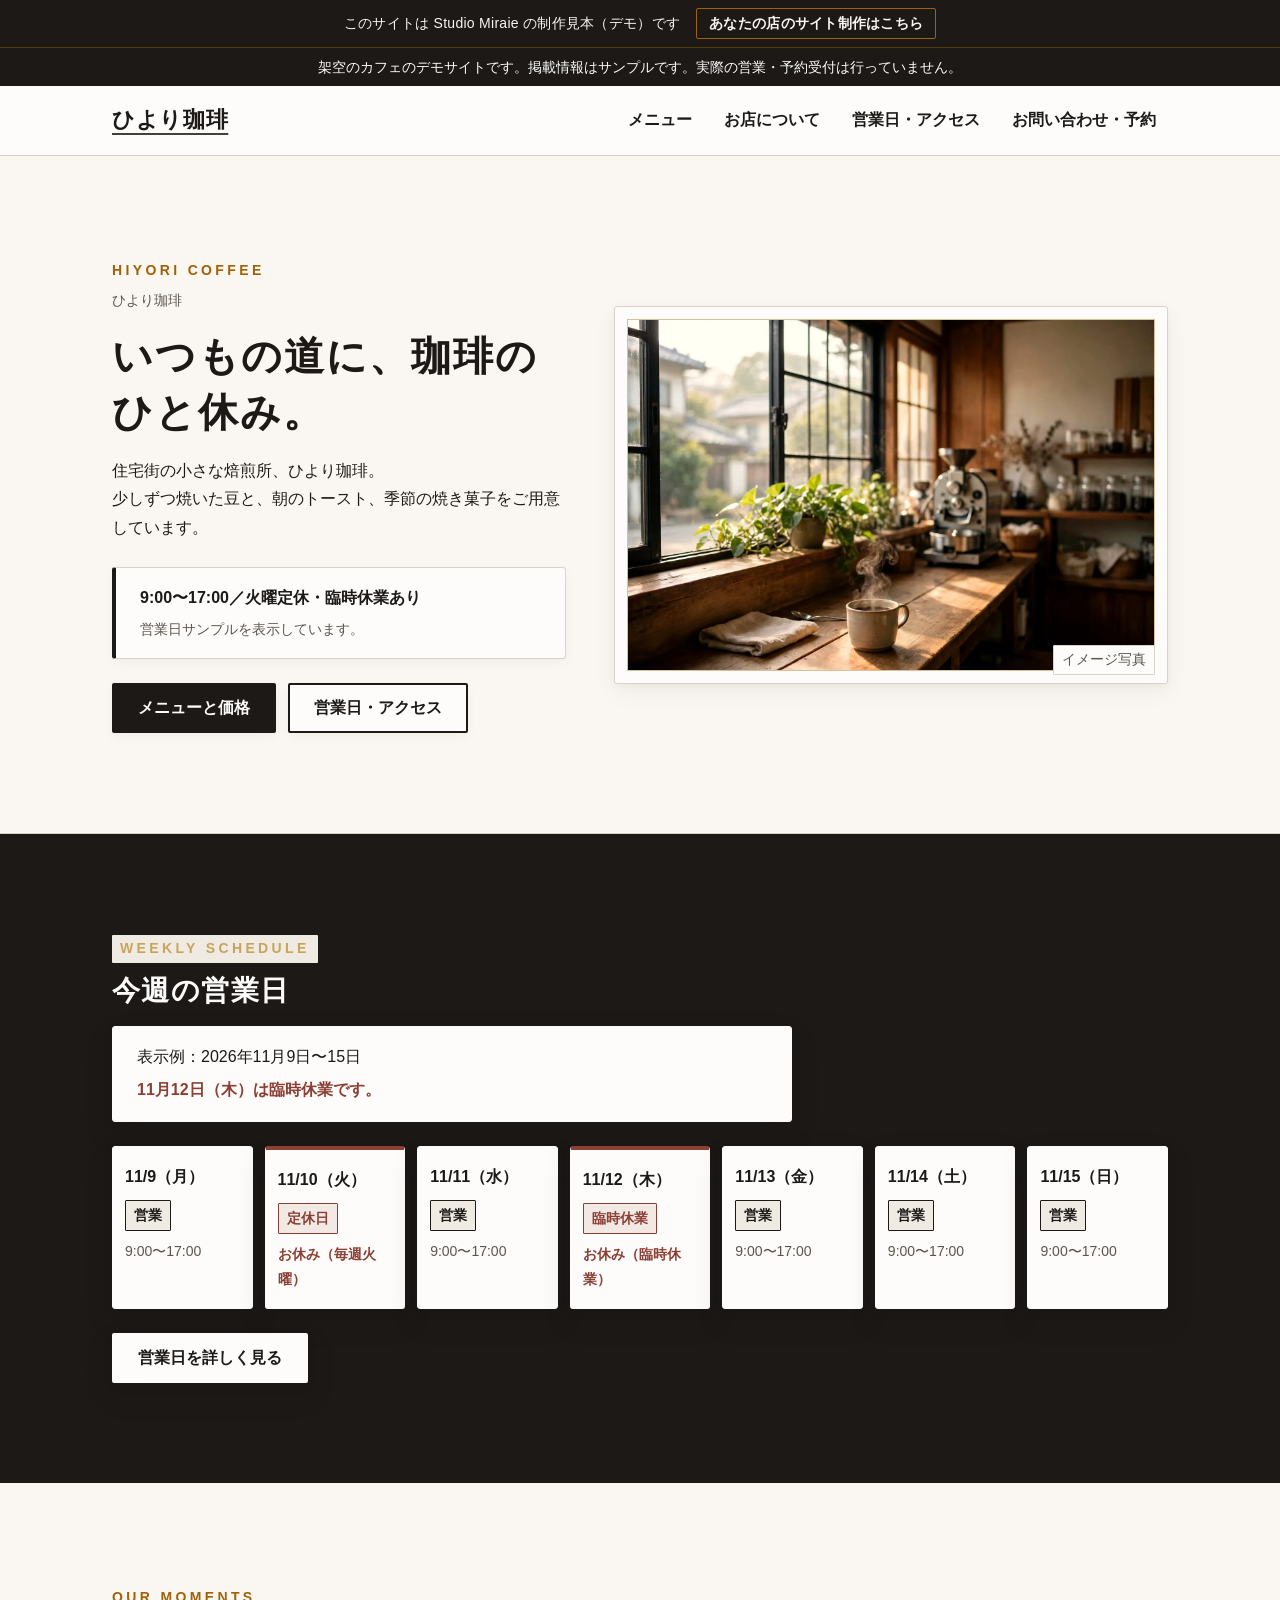
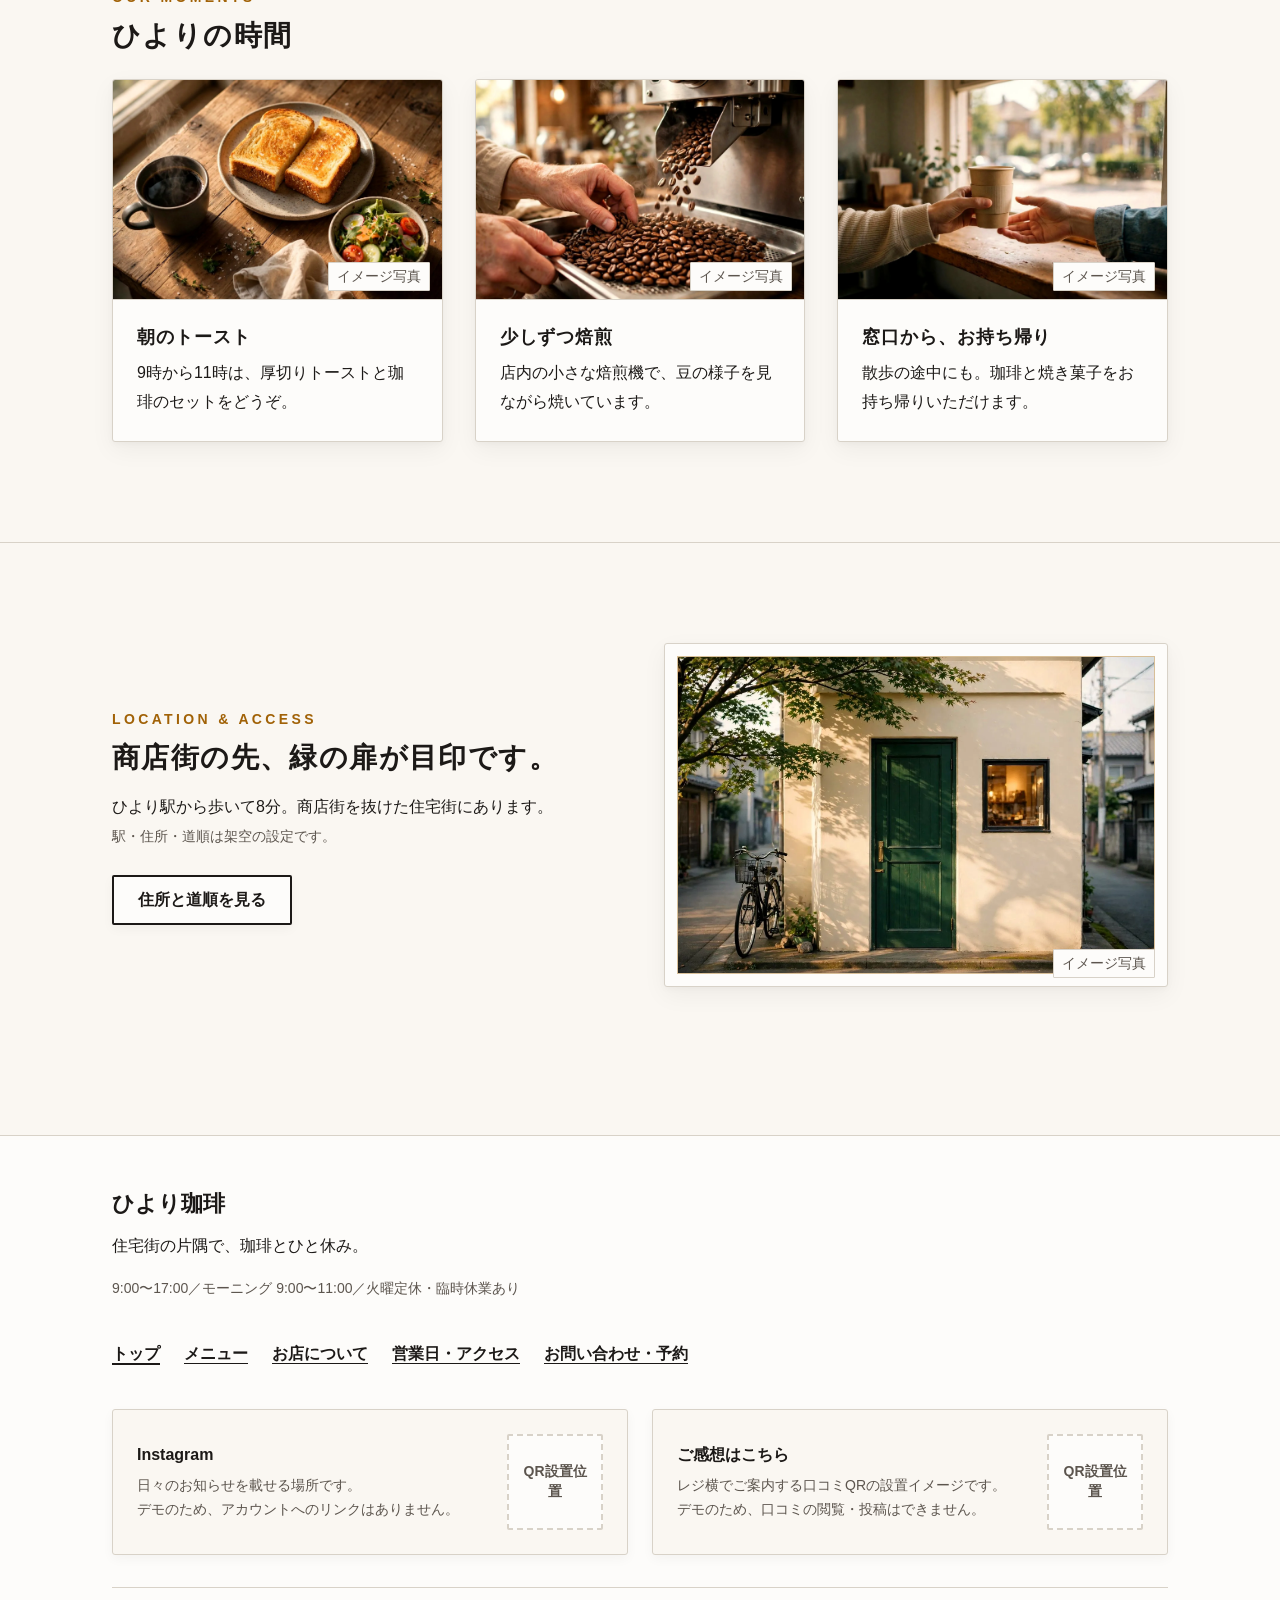
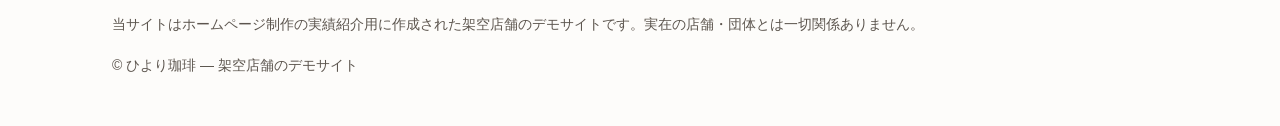
<file: index.html>
<!DOCTYPE html>
<html lang="ja">
<head>
  <meta charset="UTF-8">
  <meta name="viewport" content="width=device-width, initial-scale=1.0">
  <meta name="robots" content="noindex, nofollow">
  <title>トップ｜ひより珈琲（架空カフェのデモ）</title>
  <meta name="description" content="住宅街の小さな焙煎所、ひより珈琲（架空のカフェのデモサイト）。少しずつ焼いた豆と朝のトースト、季節の焼き菓子、今週の営業日サンプルやアクセスをご案内します。">
  <link rel="stylesheet" href="css/style.css">
  <script src="js/main.js" defer></script>
  <script src="js/business-hours.js" defer></script>
  <link rel="icon" type="image/png" href="favicon.png">
  <link rel="apple-touch-icon" href="favicon.png">
  <meta property="og:type" content="website">
  <meta property="og:site_name" content="ひより珈琲">
  <meta property="og:title" content="トップ｜ひより珈琲（架空カフェのデモ）">
  <meta property="og:description" content="住宅街の小さな焙煎所、ひより珈琲（架空のカフェのデモサイト）。少しずつ焼いた豆と朝のトースト、季節の焼き菓子、今週の営業日サンプルやアクセスをご案内します。">
  <meta property="og:url" content="https://cafe.studiomiraie.com/">
  <meta property="og:image" content="https://cafe.studiomiraie.com/og.jpg">
  <meta name="twitter:card" content="summary_large_image">
  <meta name="twitter:title" content="トップ｜ひより珈琲（架空カフェのデモ）">
  <meta name="twitter:description" content="住宅街の小さな焙煎所、ひより珈琲（架空のカフェのデモサイト）。少しずつ焼いた豆と朝のトースト、季節の焼き菓子、今週の営業日サンプルやアクセスをご案内します。">
  <meta name="twitter:image" content="https://cafe.studiomiraie.com/og.jpg">

  <script type="application/ld+json">
  {
    "@context": "https://schema.org",
    "@type": "CafeOrCoffeeShop",
    "name": "ひより珈琲",
    "url": "https://cafe.studiomiraie.com/",
    "servesCuisine": "カフェ",
    "address": {
      "@type": "PostalAddress",
      "addressCountry": "JP",
      "addressRegion": "東京都",
      "addressLocality": "ひより区",
      "streetAddress": "こもれび町2-8-3"
    },
    "openingHoursSpecification": [{
      "@type": "OpeningHoursSpecification",
      "dayOfWeek": ["Monday", "Wednesday", "Thursday", "Friday", "Saturday", "Sunday"],
      "opens": "09:00",
      "closes": "17:00"
    }]
  }
  </script>
</head>
<body>
  <a href="#main-content" class="skip-link">本文へ移動</a>

  <aside class="studio-bar" aria-label="制作元の案内">
    <div class="container studio-bar-inner">
      <p class="studio-bar-text">このサイトは Studio Miraie の制作見本（デモ）です</p>
      <a href="https://studio-miraie-portfolio.vercel.app" class="studio-bar-cta">あなたの店のサイト制作はこちら</a>
    </div>
  </aside>

  <div class="demo-banner" role="region" aria-label="デモサイトの告知">
    <p>架空のカフェのデモサイトです。掲載情報はサンプルです。実際の営業・予約受付は行っていません。</p>
  </div>

  <header class="site-header">
    <div class="container header-inner">
      <a href="index.html" class="site-logo" aria-current="page">ひより珈琲</a>
      <button type="button" id="nav-toggle" class="nav-toggle" aria-expanded="false" aria-controls="global-nav">
        <span class="nav-toggle-icon" aria-hidden="true"><span></span></span>
        <span>メニューを開く</span>
      </button>
      <nav id="global-nav" class="global-nav" aria-label="主要ナビゲーション">
        <ul class="global-nav-list">
          <li><a href="menu.html" class="global-nav-link">メニュー</a></li>
          <li><a href="about.html" class="global-nav-link">お店について</a></li>
          <li><a href="access.html" class="global-nav-link">営業日・アクセス</a></li>
          <li><a href="contact.html" class="global-nav-link">お問い合わせ・予約</a></li>
        </ul>
      </nav>
    </div>
  </header>

  <main id="main-content">
    <!-- ① ファーストビュー -->
    <section class="section">
      <div class="container hero-grid">
        <div class="hero-content prose">
          <p class="section-label">HIYORI COFFEE</p>
          <p class="note-text">ひより珈琲</p>
          <h1>いつもの道に、珈琲のひと休み。</h1>
          <p>
            住宅街の小さな焙煎所、ひより珈琲。<br>
            少しずつ焼いた豆と、朝のトースト、季節の焼き菓子をご用意しています。
          </p>
          <div class="hero-hours-box">
            <p class="hero-hours-main">9:00〜17:00／火曜定休・臨時休業あり</p>
            <p class="hero-hours-status" data-hours-status>営業日サンプルを表示しています。</p>
          </div>
          <div class="btn-group">
            <a href="menu.html" class="btn btn-primary">メニューと価格</a>
            <a href="access.html" class="btn btn-secondary">営業日・アクセス</a>
          </div>
        </div>

        <figure class="photo-frame hero-media">
          <img
            src="images/hero-interior.webp"
            alt="朝の光が差し込む窓際の木のカウンターと珈琲（イメージ写真）"
            width="1600"
            height="1067"
          >
          <figcaption class="photo-caption">イメージ写真</figcaption>
        </figure>
      </div>
    </section>

    <!-- ② 今週の営業日（深緑の帯背景＋白い浮きカード） -->
    <section class="section section-green-band">
      <div class="container">
        <p class="section-label">WEEKLY SCHEDULE</p>
        <h2>今週の営業日</h2>
        <div class="hours-meta prose">
          <p data-hours-period>表示例：2026年11月9日〜15日</p>
          <p class="hours-alert">11月12日（木）は臨時休業です。</p>
        </div>

        <noscript>
          <div class="noscript-box">
            JavaScriptが無効のため、営業日サンプルのカード一覧を表示できません。営業時間：9:00〜17:00（モーニング 9:00〜11:00／ラストオーダー 16:30）、定休日：火曜日・ほか臨時休業あり。表示例（2026年11月9日〜15日）では11月10日（火）が定休日、11月12日（木）が臨時休業です。
          </div>
        </noscript>

        <ul id="weekly-hours-list" class="weekly-cards-list" aria-label="今週の営業日サンプル"></ul>

        <div class="section-link-wrap">
          <a href="access.html" class="btn btn-secondary">営業日を詳しく見る</a>
        </div>
      </div>
    </section>

    <!-- ③ 店の楽しみ -->
    <section class="section">
      <div class="container">
        <p class="section-label">OUR MOMENTS</p>
        <h2>ひよりの時間</h2>
        <div class="cards-grid-3">
          <article class="photo-card">
            <div class="photo-card-media">
              <img
                src="images/toast-set.webp"
                alt="厚切りバタートーストとゆで卵、ブレンド珈琲のセット（イメージ写真）"
                width="1600"
                height="1067"
                loading="lazy"
              >
              <span class="photo-caption">イメージ写真</span>
            </div>
            <div class="photo-card-body">
              <h3>朝のトースト</h3>
              <p>9時から11時は、厚切りトーストと珈琲のセットをどうぞ。</p>
            </div>
          </article>

          <article class="photo-card">
            <div class="photo-card-media">
              <img
                src="images/roasting.webp"
                alt="小さな焙煎機と珈琲豆を確かめる手元（イメージ写真）"
                width="1600"
                height="1067"
                loading="lazy"
              >
              <span class="photo-caption">イメージ写真</span>
            </div>
            <div class="photo-card-body">
              <h3>少しずつ焙煎</h3>
              <p>店内の小さな焙煎機で、豆の様子を見ながら焼いています。</p>
            </div>
          </article>

          <article class="photo-card">
            <div class="photo-card-media">
              <img
                src="images/takeout.webp"
                alt="木の窓口から手渡すテイクアウト用の珈琲カップ（イメージ写真）"
                width="1600"
                height="1067"
                loading="lazy"
              >
              <span class="photo-caption">イメージ写真</span>
            </div>
            <div class="photo-card-body">
              <h3>窓口から、お持ち帰り</h3>
              <p>散歩の途中にも。珈琲と焼き菓子をお持ち帰りいただけます。</p>
            </div>
          </article>
        </div>
      </div>
    </section>

    <!-- ④ アクセスの要約 -->
    <section class="section">
      <div class="container two-col-section">
        <div class="prose">
          <p class="section-label">LOCATION &amp; ACCESS</p>
          <h2>商店街の先、緑の扉が目印です。</h2>
          <p>
            ひより駅から歩いて8分。商店街を抜けた住宅街にあります。<br>
            <span class="note-text">駅・住所・道順は架空の設定です。</span>
          </p>
          <div class="section-link-wrap">
            <a href="access.html#access" class="btn btn-secondary">住所と道順を見る</a>
          </div>
        </div>

        <figure class="photo-frame">
          <img
            src="images/storefront.webp"
            alt="住宅街にある緑の扉が目印の小さなカフェの外観（イメージ写真）"
            width="1600"
            height="1067"
            loading="lazy"
          >
          <figcaption class="photo-caption">イメージ写真</figcaption>
        </figure>
      </div>
    </section>
  </main>

  <footer class="site-footer">
    <div class="container footer-stack">
      <!-- 1. 店名、短い紹介、営業時間 -->
      <div class="prose">
        <p class="footer-shop-title">ひより珈琲</p>
        <p>住宅街の片隅で、珈琲とひと休み。</p>
        <p class="note-text">9:00〜17:00／モーニング 9:00〜11:00／火曜定休・臨時休業あり</p>
      </div>

      <!-- 2. 全5ページへのリンク -->
      <nav aria-label="フッターナビゲーション">
        <ul class="footer-nav-list">
          <li><a href="index.html" class="footer-nav-link" aria-current="page">トップ</a></li>
          <li><a href="menu.html" class="footer-nav-link">メニュー</a></li>
          <li><a href="about.html" class="footer-nav-link">お店について</a></li>
          <li><a href="access.html" class="footer-nav-link">営業日・アクセス</a></li>
          <li><a href="contact.html" class="footer-nav-link">お問い合わせ・予約</a></li>
        </ul>
      </nav>

      <!-- 3. Instagram導線とQRの置き場 / 4. 口コミQRの置き場 -->
      <div class="footer-qr-grid">
        <div class="qr-card">
          <div class="qr-card-text">
            <p class="qr-card-title">Instagram</p>
            <p class="note-text">日々のお知らせを載せる場所です。<br>デモのため、アカウントへのリンクはありません。</p>
          </div>
          <div class="qr-placeholder-box" aria-label="InstagramのQR設置位置（デモ用プレースホルダ）">
            QR設置位置
          </div>
        </div>

        <div class="qr-card">
          <div class="qr-card-text">
            <p class="qr-card-title">ご感想はこちら</p>
            <p class="note-text">レジ横でご案内する口コミQRの設置イメージです。<br>デモのため、口コミの閲覧・投稿はできません。</p>
          </div>
          <div class="qr-placeholder-box" aria-label="口コミのQR設置位置（デモ用プレースホルダ）">
            QR設置位置
          </div>
        </div>
      </div>

      <!-- 5. デモの注記と著作権表記 -->
      <div class="footer-bottom">
        <p>当サイトはホームページ制作の実績紹介用に作成された架空店舗のデモサイトです。実在の店舗・団体とは一切関係ありません。</p>
        <p>© ひより珈琲 — 架空店舗のデモサイト</p>
      </div>
    </div>
  </footer>

  <!-- スマホ固定下部バー -->
  <nav class="mobile-bottom-bar" aria-label="スマホ用クイックメニュー">
    <a href="contact.html#phone" class="mobile-bottom-link">
      <span class="mobile-bottom-icon" aria-hidden="true">●</span>
      <span>電話する</span>
    </a>
    <a href="access.html#access" class="mobile-bottom-link">
      <span class="mobile-bottom-icon" aria-hidden="true">▲</span>
      <span>地図を見る</span>
    </a>
    <a href="menu.html" class="mobile-bottom-link">
      <span class="mobile-bottom-icon" aria-hidden="true">■</span>
      <span>メニュー</span>
    </a>
  </nav>
</body>
</html>
</file>
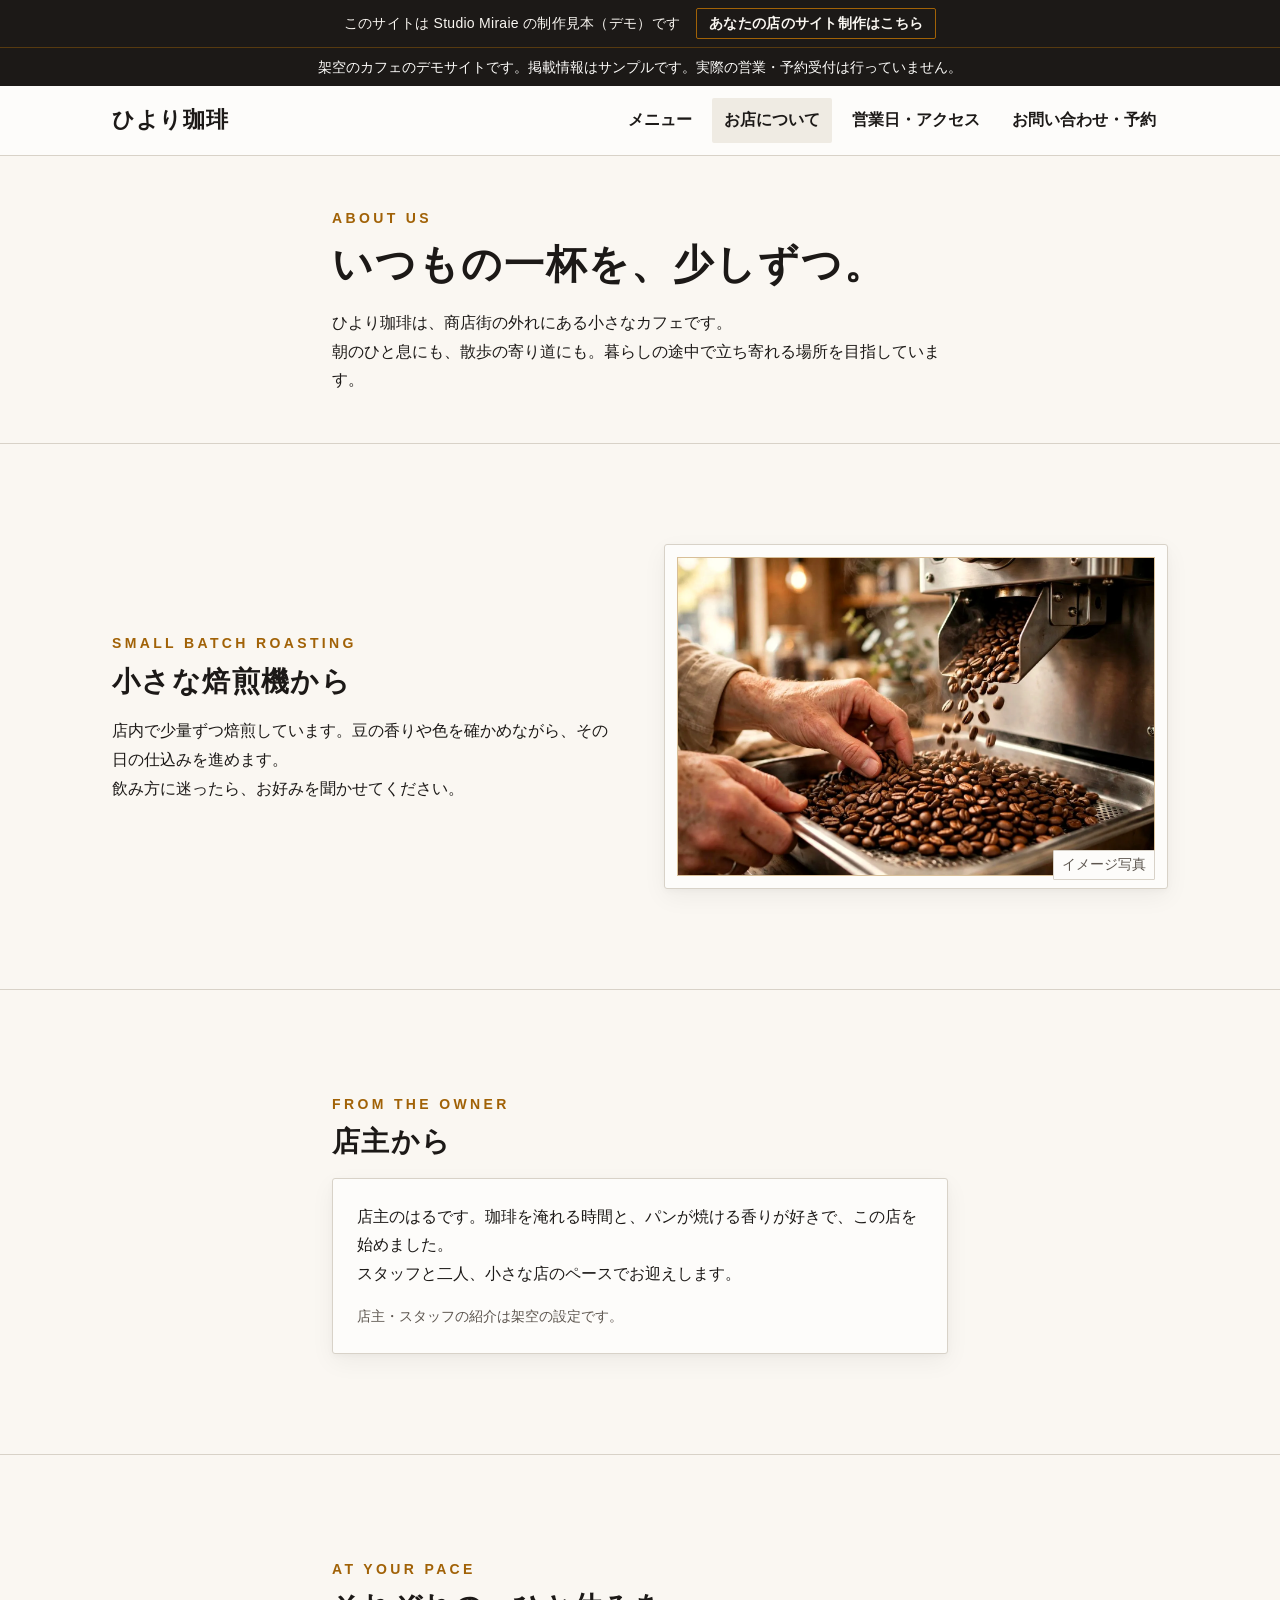
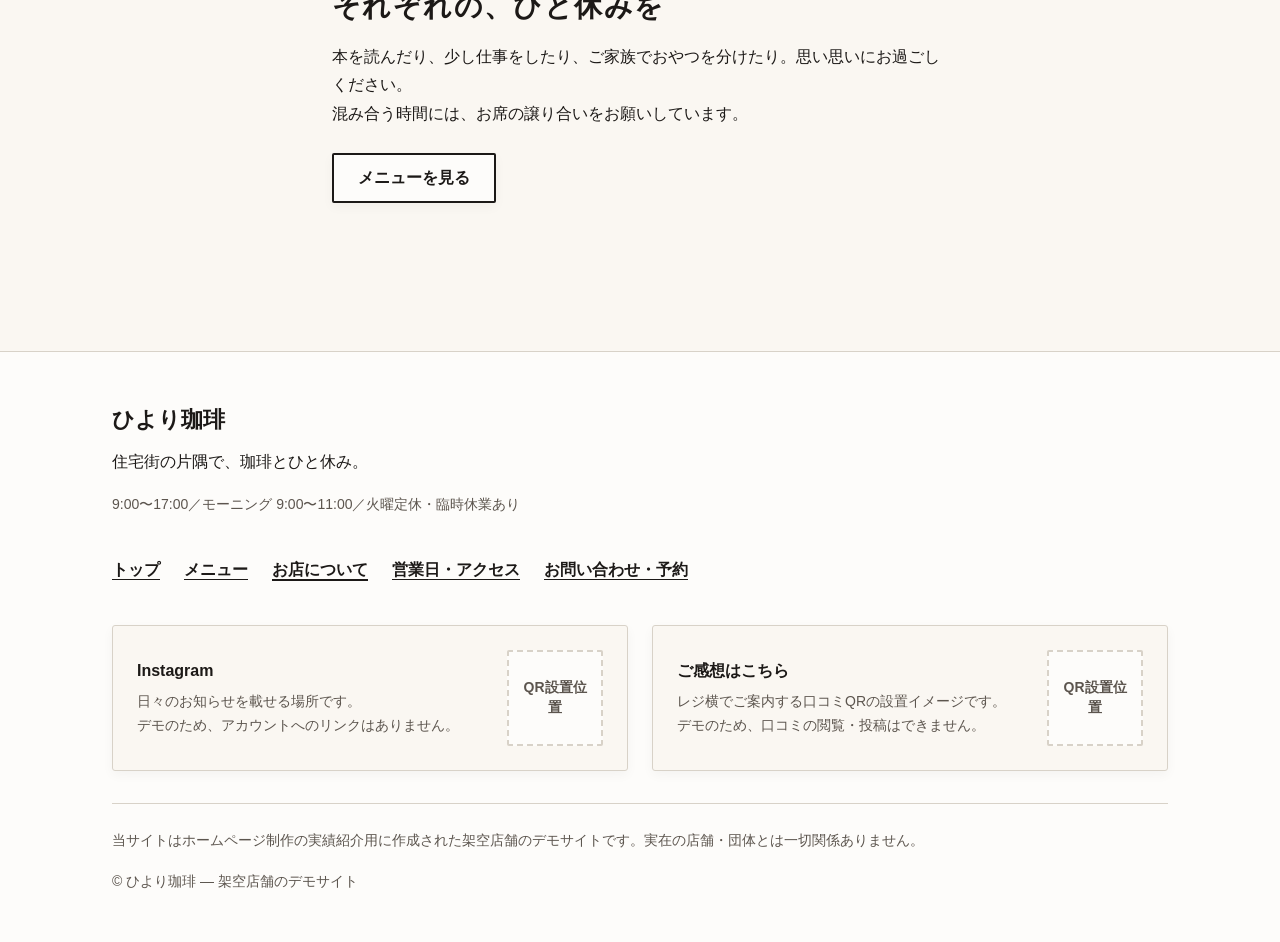
<file: about.html>
<!DOCTYPE html>
<html lang="ja">
<head>
  <meta charset="UTF-8">
  <meta name="viewport" content="width=device-width, initial-scale=1.0">
  <meta name="robots" content="noindex, nofollow">
  <title>お店について｜ひより珈琲（架空カフェのデモ）</title>
  <meta name="description" content="ひより珈琲（架空カフェのデモ）のお店紹介。店内の小さな焙煎機で少量ずつ焼く珈琲豆、店主の紹介、店内での過ごし方をご案内します。">
  <link rel="stylesheet" href="css/style.css">
  <script src="js/main.js" defer></script>
  <link rel="icon" type="image/png" href="favicon.png">
  <link rel="apple-touch-icon" href="favicon.png">
  <meta property="og:type" content="website">
  <meta property="og:site_name" content="ひより珈琲">
  <meta property="og:title" content="お店について｜ひより珈琲（架空カフェのデモ）">
  <meta property="og:description" content="ひより珈琲（架空カフェのデモ）のお店紹介。店内の小さな焙煎機で少量ずつ焼く珈琲豆、店主の紹介、店内での過ごし方をご案内します。">
  <meta property="og:url" content="https://cafe.studiomiraie.com/about.html">
  <meta property="og:image" content="https://cafe.studiomiraie.com/og.jpg">
  <meta name="twitter:card" content="summary_large_image">
  <meta name="twitter:title" content="お店について｜ひより珈琲（架空カフェのデモ）">
  <meta name="twitter:description" content="ひより珈琲（架空カフェのデモ）のお店紹介。店内の小さな焙煎機で少量ずつ焼く珈琲豆、店主の紹介、店内での過ごし方をご案内します。">
  <meta name="twitter:image" content="https://cafe.studiomiraie.com/og.jpg">
</head>
<body>
  <a href="#main-content" class="skip-link">本文へ移動</a>

  <aside class="studio-bar" aria-label="制作元の案内">
    <div class="container studio-bar-inner">
      <p class="studio-bar-text">このサイトは Studio Miraie の制作見本（デモ）です</p>
      <a href="https://studio-miraie-portfolio.vercel.app" class="studio-bar-cta">あなたの店のサイト制作はこちら</a>
    </div>
  </aside>

  <div class="demo-banner" role="region" aria-label="デモサイトの告知">
    <p>架空のカフェのデモサイトです。掲載情報はサンプルです。実際の営業・予約受付は行っていません。</p>
  </div>

  <header class="site-header">
    <div class="container header-inner">
      <a href="index.html" class="site-logo">ひより珈琲</a>
      <button type="button" id="nav-toggle" class="nav-toggle" aria-expanded="false" aria-controls="global-nav">
        <span class="nav-toggle-icon" aria-hidden="true"><span></span></span>
        <span>メニューを開く</span>
      </button>
      <nav id="global-nav" class="global-nav" aria-label="主要ナビゲーション">
        <ul class="global-nav-list">
          <li><a href="menu.html" class="global-nav-link">メニュー</a></li>
          <li><a href="about.html" class="global-nav-link" aria-current="page">お店について</a></li>
          <li><a href="access.html" class="global-nav-link">営業日・アクセス</a></li>
          <li><a href="contact.html" class="global-nav-link">お問い合わせ・予約</a></li>
        </ul>
      </nav>
    </div>
  </header>

  <main id="main-content">
    <!-- ① 導入 -->
    <section class="page-header">
      <div class="container prose">
        <p class="section-label">ABOUT US</p>
        <h1>いつもの一杯を、少しずつ。</h1>
        <p>
          ひより珈琲は、商店街の外れにある小さなカフェです。<br>
          朝のひと息にも、散歩の寄り道にも。暮らしの途中で立ち寄れる場所を目指しています。
        </p>
      </div>
    </section>

    <!-- ② 焙煎 -->
    <section class="section">
      <div class="container two-col-section">
        <div class="prose">
          <p class="section-label">SMALL BATCH ROASTING</p>
          <h2>小さな焙煎機から</h2>
          <p>
            店内で少量ずつ焙煎しています。豆の香りや色を確かめながら、その日の仕込みを進めます。<br>
            飲み方に迷ったら、お好みを聞かせてください。
          </p>
        </div>

        <figure class="photo-frame">
          <img
            src="images/roasting.webp"
            alt="小さな焙煎機と珈琲豆を確かめる手元（イメージ写真）"
            width="1600"
            height="1067"
          >
          <figcaption class="photo-caption">イメージ写真</figcaption>
        </figure>
      </div>
    </section>

    <!-- ③ 店主紹介 -->
    <section class="section">
      <div class="container prose">
        <p class="section-label">FROM THE OWNER</p>
        <h2>店主から</h2>
        <div class="card">
          <p>
            店主のはるです。珈琲を淹れる時間と、パンが焼ける香りが好きで、この店を始めました。<br>
            スタッフと二人、小さな店のペースでお迎えします。
          </p>
          <p class="note-text" style="margin-top: 12px;">店主・スタッフの紹介は架空の設定です。</p>
        </div>
      </div>
    </section>

    <!-- ④ 過ごし方 -->
    <section class="section">
      <div class="container prose">
        <p class="section-label">AT YOUR PACE</p>
        <h2>それぞれの、ひと休みを</h2>
        <p>
          本を読んだり、少し仕事をしたり、ご家族でおやつを分けたり。思い思いにお過ごしください。<br>
          混み合う時間には、お席の譲り合いをお願いしています。
        </p>
        <div class="section-link-wrap">
          <a href="menu.html" class="btn btn-secondary">メニューを見る</a>
        </div>
      </div>
    </section>
  </main>

  <footer class="site-footer">
    <div class="container footer-stack">
      <!-- 1. 店名、短い紹介、営業時間 -->
      <div class="prose">
        <p class="footer-shop-title">ひより珈琲</p>
        <p>住宅街の片隅で、珈琲とひと休み。</p>
        <p class="note-text">9:00〜17:00／モーニング 9:00〜11:00／火曜定休・臨時休業あり</p>
      </div>

      <!-- 2. 全5ページへのリンク -->
      <nav aria-label="フッターナビゲーション">
        <ul class="footer-nav-list">
          <li><a href="index.html" class="footer-nav-link">トップ</a></li>
          <li><a href="menu.html" class="footer-nav-link">メニュー</a></li>
          <li><a href="about.html" class="footer-nav-link" aria-current="page">お店について</a></li>
          <li><a href="access.html" class="footer-nav-link">営業日・アクセス</a></li>
          <li><a href="contact.html" class="footer-nav-link">お問い合わせ・予約</a></li>
        </ul>
      </nav>

      <!-- 3. Instagram導線とQRの置き場 / 4. 口コミQRの置き場 -->
      <div class="footer-qr-grid">
        <div class="qr-card">
          <div class="qr-card-text">
            <p class="qr-card-title">Instagram</p>
            <p class="note-text">日々のお知らせを載せる場所です。<br>デモのため、アカウントへのリンクはありません。</p>
          </div>
          <div class="qr-placeholder-box" aria-label="InstagramのQR設置位置（デモ用プレースホルダ）">
            QR設置位置
          </div>
        </div>

        <div class="qr-card">
          <div class="qr-card-text">
            <p class="qr-card-title">ご感想はこちら</p>
            <p class="note-text">レジ横でご案内する口コミQRの設置イメージです。<br>デモのため、口コミの閲覧・投稿はできません。</p>
          </div>
          <div class="qr-placeholder-box" aria-label="口コミのQR設置位置（デモ用プレースホルダ）">
            QR設置位置
          </div>
        </div>
      </div>

      <!-- 5. デモの注記と著作権表記 -->
      <div class="footer-bottom">
        <p>当サイトはホームページ制作の実績紹介用に作成された架空店舗のデモサイトです。実在の店舗・団体とは一切関係ありません。</p>
        <p>© ひより珈琲 — 架空店舗のデモサイト</p>
      </div>
    </div>
  </footer>

  <!-- スマホ固定下部バー -->
  <nav class="mobile-bottom-bar" aria-label="スマホ用クイックメニュー">
    <a href="contact.html#phone" class="mobile-bottom-link">
      <span class="mobile-bottom-icon" aria-hidden="true">●</span>
      <span>電話する</span>
    </a>
    <a href="access.html#access" class="mobile-bottom-link">
      <span class="mobile-bottom-icon" aria-hidden="true">▲</span>
      <span>地図を見る</span>
    </a>
    <a href="menu.html" class="mobile-bottom-link">
      <span class="mobile-bottom-icon" aria-hidden="true">■</span>
      <span>メニュー</span>
    </a>
  </nav>
</body>
</html>
</file>
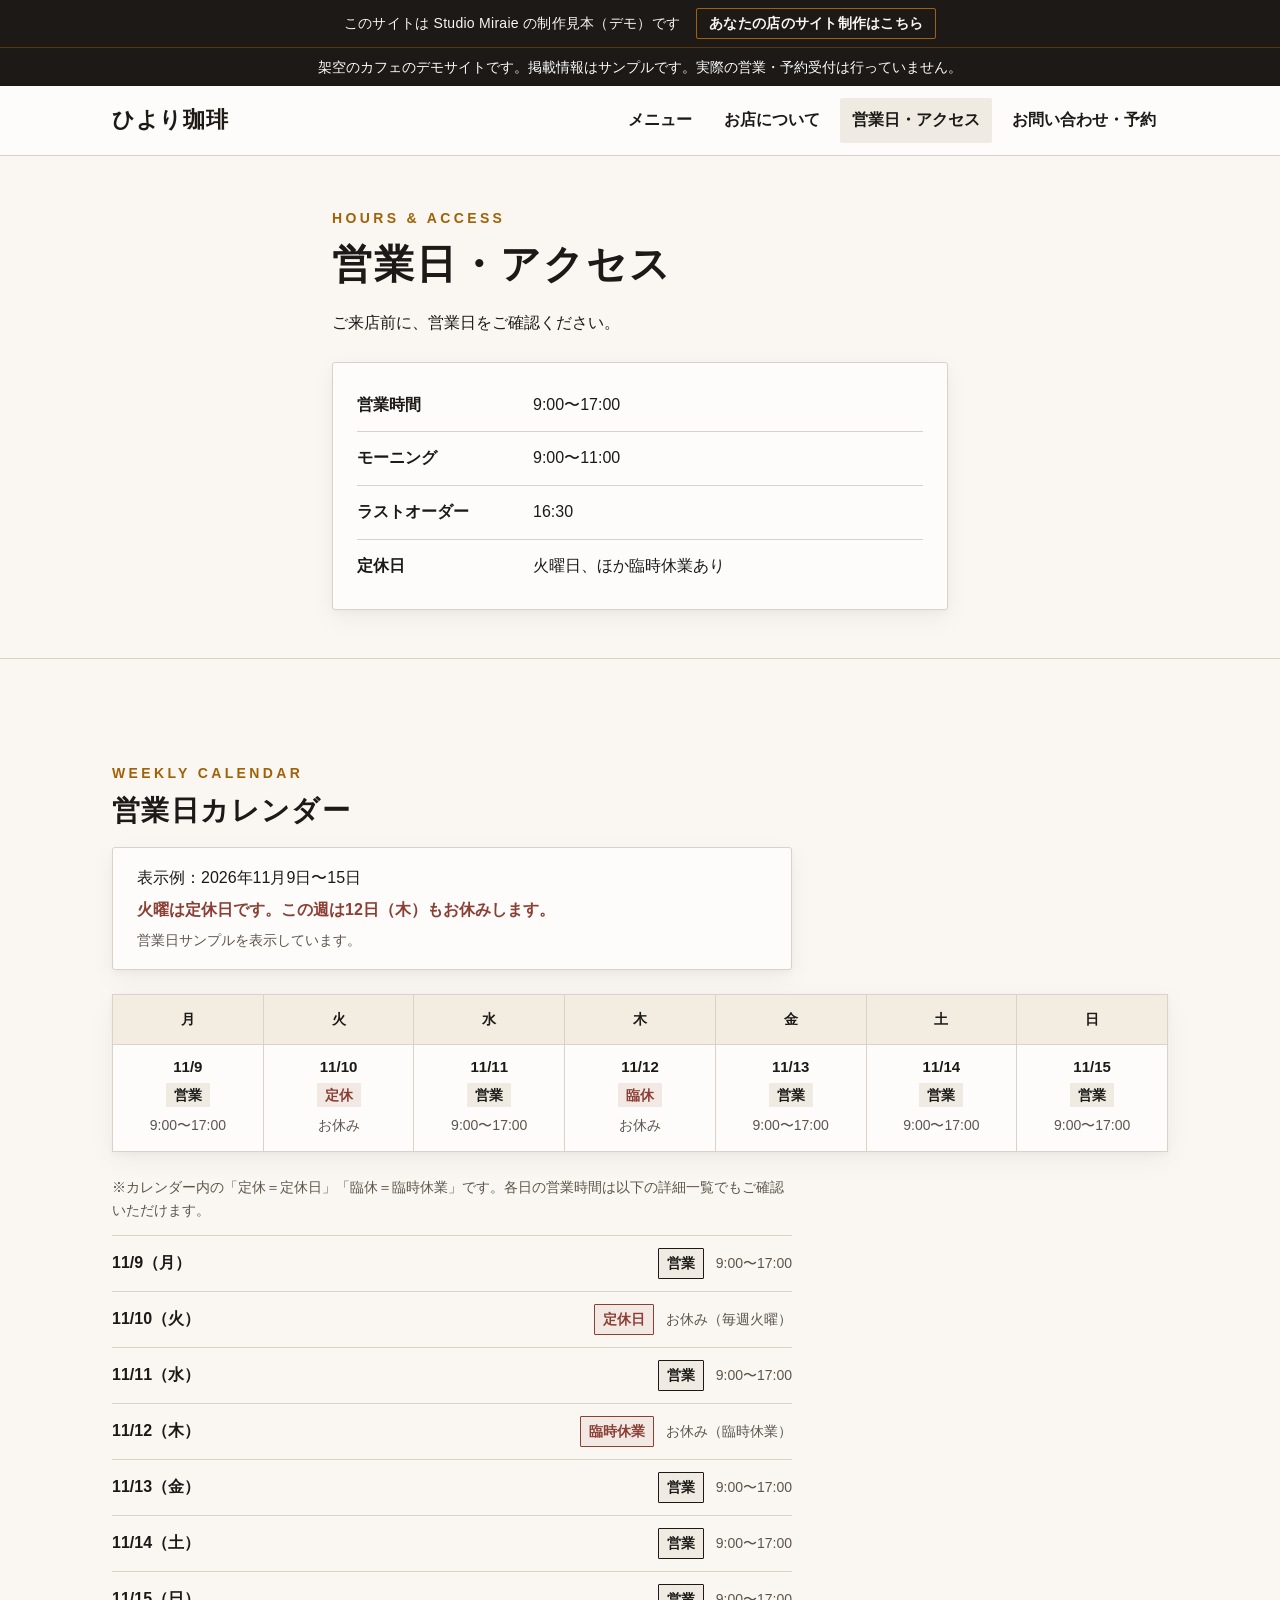
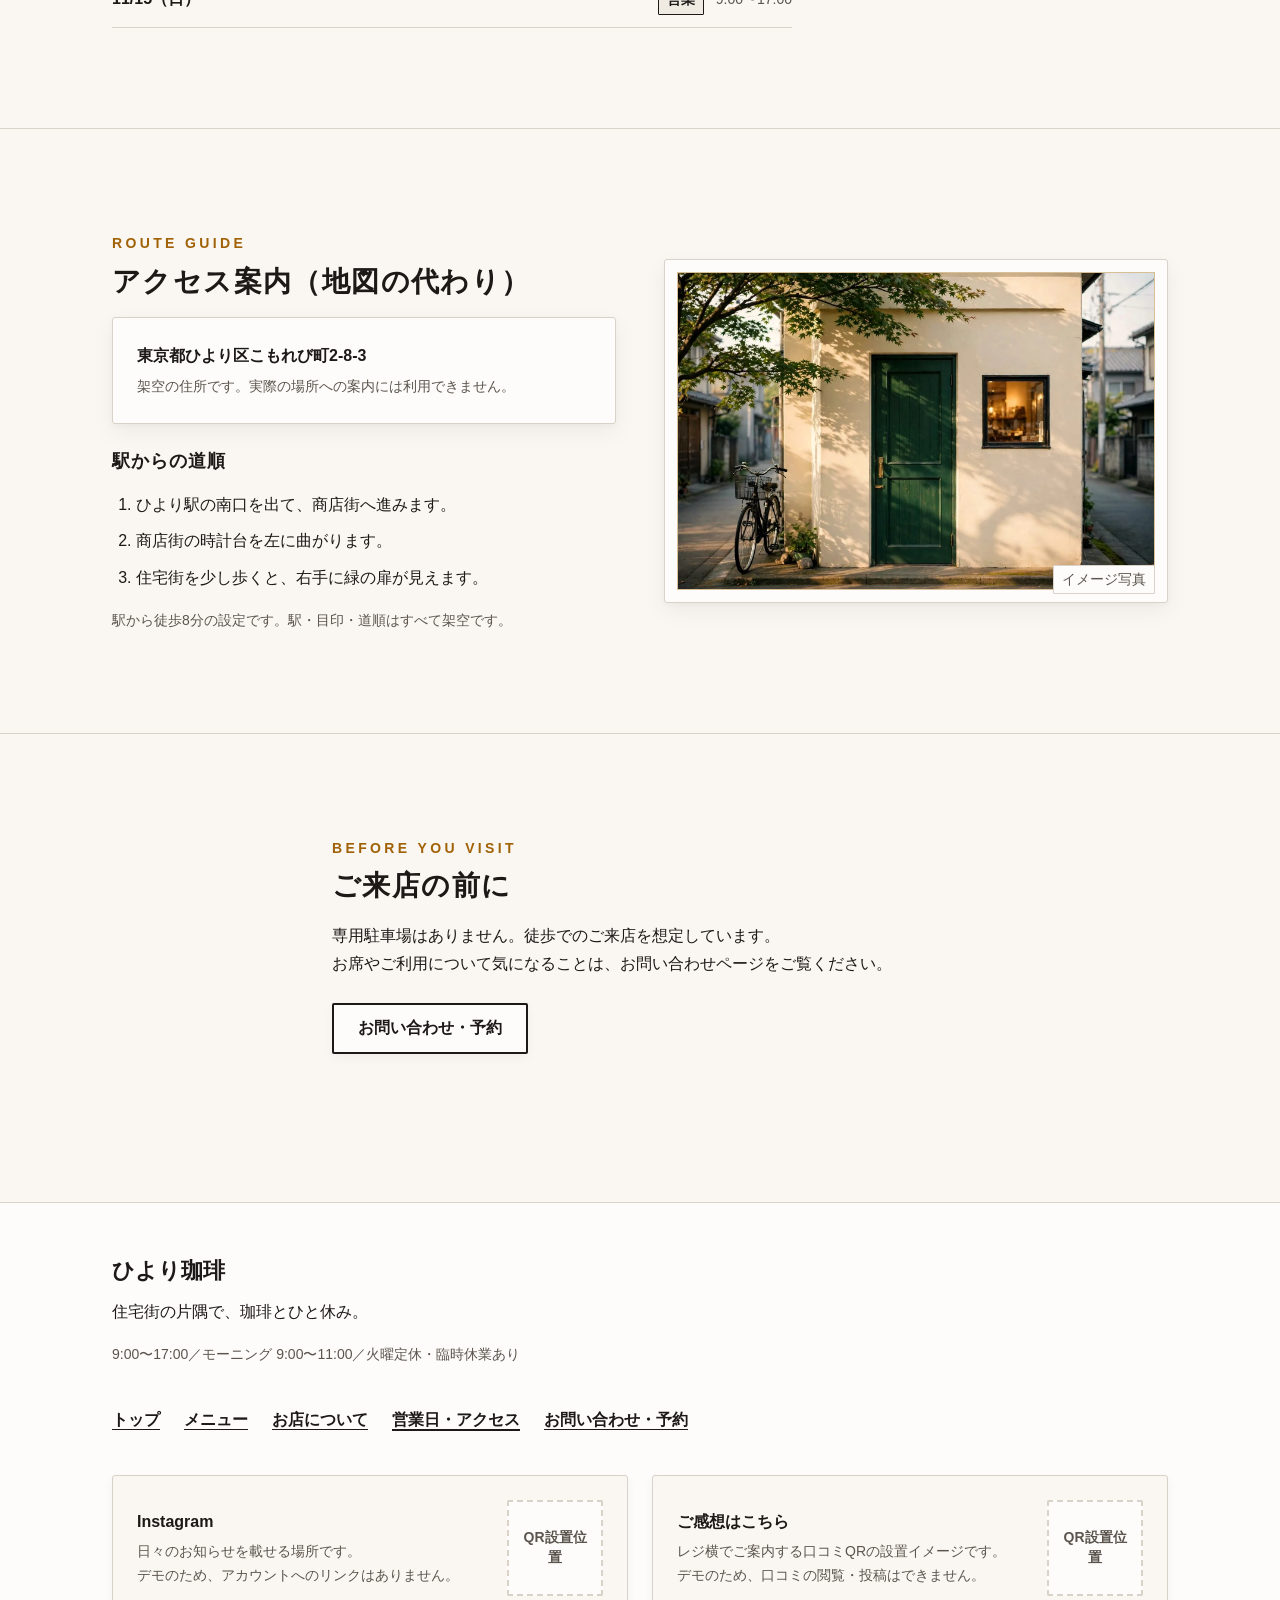
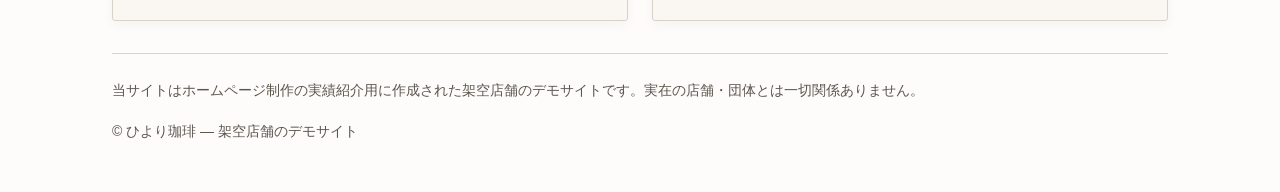
<file: access.html>
<!DOCTYPE html>
<html lang="ja">
<head>
  <meta charset="UTF-8">
  <meta name="viewport" content="width=device-width, initial-scale=1.0">
  <meta name="robots" content="noindex, nofollow">
  <title>営業日・アクセス｜ひより珈琲（架空カフェのデモ）</title>
  <meta name="description" content="ひより珈琲（架空カフェのデモ）の営業時間、週間営業日カレンダー（サンプル）、住所およびひより駅からの道順をご案内します。">
  <link rel="stylesheet" href="css/style.css">
  <script src="js/main.js" defer></script>
  <script src="js/business-hours.js" defer></script>
  <link rel="icon" type="image/png" href="favicon.png">
  <link rel="apple-touch-icon" href="favicon.png">
  <meta property="og:type" content="website">
  <meta property="og:site_name" content="ひより珈琲">
  <meta property="og:title" content="営業日・アクセス｜ひより珈琲（架空カフェのデモ）">
  <meta property="og:description" content="ひより珈琲（架空カフェのデモ）の営業時間、週間営業日カレンダー（サンプル）、住所およびひより駅からの道順をご案内します。">
  <meta property="og:url" content="https://cafe.studiomiraie.com/access.html">
  <meta property="og:image" content="https://cafe.studiomiraie.com/og.jpg">
  <meta name="twitter:card" content="summary_large_image">
  <meta name="twitter:title" content="営業日・アクセス｜ひより珈琲（架空カフェのデモ）">
  <meta name="twitter:description" content="ひより珈琲（架空カフェのデモ）の営業時間、週間営業日カレンダー（サンプル）、住所およびひより駅からの道順をご案内します。">
  <meta name="twitter:image" content="https://cafe.studiomiraie.com/og.jpg">
</head>
<body>
  <a href="#main-content" class="skip-link">本文へ移動</a>

  <aside class="studio-bar" aria-label="制作元の案内">
    <div class="container studio-bar-inner">
      <p class="studio-bar-text">このサイトは Studio Miraie の制作見本（デモ）です</p>
      <a href="https://studio-miraie-portfolio.vercel.app" class="studio-bar-cta">あなたの店のサイト制作はこちら</a>
    </div>
  </aside>

  <div class="demo-banner" role="region" aria-label="デモサイトの告知">
    <p>架空のカフェのデモサイトです。掲載情報はサンプルです。実際の営業・予約受付は行っていません。</p>
  </div>

  <header class="site-header">
    <div class="container header-inner">
      <a href="index.html" class="site-logo">ひより珈琲</a>
      <button type="button" id="nav-toggle" class="nav-toggle" aria-expanded="false" aria-controls="global-nav">
        <span class="nav-toggle-icon" aria-hidden="true"><span></span></span>
        <span>メニューを開く</span>
      </button>
      <nav id="global-nav" class="global-nav" aria-label="主要ナビゲーション">
        <ul class="global-nav-list">
          <li><a href="menu.html" class="global-nav-link">メニュー</a></li>
          <li><a href="about.html" class="global-nav-link">お店について</a></li>
          <li><a href="access.html" class="global-nav-link" aria-current="page">営業日・アクセス</a></li>
          <li><a href="contact.html" class="global-nav-link">お問い合わせ・予約</a></li>
        </ul>
      </nav>
    </div>
  </header>

  <main id="main-content">
    <!-- ① 営業時間 -->
    <section class="page-header">
      <div class="container prose">
        <p class="section-label">HOURS &amp; ACCESS</p>
        <h1>営業日・アクセス</h1>
        <p>ご来店前に、営業日をご確認ください。</p>

        <dl class="info-dl">
          <div class="info-dl-row">
            <dt>営業時間</dt>
            <dd>9:00〜17:00</dd>
          </div>
          <div class="info-dl-row">
            <dt>モーニング</dt>
            <dd>9:00〜11:00</dd>
          </div>
          <div class="info-dl-row">
            <dt>ラストオーダー</dt>
            <dd>16:30</dd>
          </div>
          <div class="info-dl-row">
            <dt>定休日</dt>
            <dd>火曜日、ほか臨時休業あり</dd>
          </div>
        </dl>
      </div>
    </section>

    <!-- ② 営業日カレンダー -->
    <section class="section">
      <div class="container">
        <p class="section-label">WEEKLY CALENDAR</p>
        <h2>営業日カレンダー</h2>
        <div class="hours-meta prose">
          <p data-hours-period>表示例：2026年11月9日〜15日</p>
          <p class="hours-alert">火曜は定休日です。この週は12日（木）もお休みします。</p>
          <p class="note-text" data-hours-status>営業日サンプルを表示しています。</p>
        </div>

        <noscript>
          <div class="noscript-box">
            JavaScriptが無効のため、営業日サンプルのカレンダー描画を表示できません。上記の営業時間・定休日（火曜日、ほか臨時休業あり）をご確認ください。表示例（2026年11月9日〜15日）では11月10日（火）が定休日、11月12日（木）が臨時休業です。
          </div>
        </noscript>

        <table class="week-calendar-table" aria-label="週間営業日カレンダー（表示例：2026年11月9日〜15日）">
          <thead>
            <tr>
              <th scope="col">月</th>
              <th scope="col">火</th>
              <th scope="col">水</th>
              <th scope="col">木</th>
              <th scope="col">金</th>
              <th scope="col">土</th>
              <th scope="col">日</th>
            </tr>
          </thead>
          <tbody>
            <tr id="week-calendar-row"></tr>
          </tbody>
        </table>

        <div class="prose">
          <p class="note-text" style="margin-bottom: 12px;">
            ※カレンダー内の「定休＝定休日」「臨休＝臨時休業」です。各日の営業時間は以下の詳細一覧でもご確認いただけます。
          </p>
          <ul id="access-hours-detail" class="calendar-detail-list" aria-label="営業日サンプルの日別詳細一覧"></ul>
        </div>
      </div>
    </section>

    <!-- ③ アクセス -->
    <section id="access" class="section">
      <div class="container two-col-section">
        <div class="prose">
          <p class="section-label">ROUTE GUIDE</p>
          <h2>アクセス案内（地図の代わり）</h2>
          <div class="card" style="margin-bottom: 24px;">
            <p style="font-weight: 700; margin-bottom: 4px;">東京都ひより区こもれび町2-8-3</p>
            <p class="note-text">架空の住所です。実際の場所への案内には利用できません。</p>
          </div>

          <h3>駅からの道順</h3>
          <ol class="route-list">
            <li>ひより駅の南口を出て、商店街へ進みます。</li>
            <li>商店街の時計台を左に曲がります。</li>
            <li>住宅街を少し歩くと、右手に緑の扉が見えます。</li>
          </ol>
          <p class="note-text">駅から徒歩8分の設定です。駅・目印・道順はすべて架空です。</p>
        </div>

        <figure class="photo-frame">
          <img
            src="images/storefront.webp"
            alt="住宅街にある緑の扉が目印の小さなカフェの外観（イメージ写真）"
            width="1600"
            height="1067"
            loading="lazy"
          >
          <figcaption class="photo-caption">イメージ写真</figcaption>
        </figure>
      </div>
    </section>

    <!-- ④ 来店時の案内 -->
    <section class="section">
      <div class="container prose">
        <p class="section-label">BEFORE YOU VISIT</p>
        <h2>ご来店の前に</h2>
        <p>
          専用駐車場はありません。徒歩でのご来店を想定しています。<br>
          お席やご利用について気になることは、お問い合わせページをご覧ください。
        </p>
        <div class="section-link-wrap">
          <a href="contact.html" class="btn btn-secondary">お問い合わせ・予約</a>
        </div>
      </div>
    </section>
  </main>

  <footer class="site-footer">
    <div class="container footer-stack">
      <!-- 1. 店名、短い紹介、営業時間 -->
      <div class="prose">
        <p class="footer-shop-title">ひより珈琲</p>
        <p>住宅街の片隅で、珈琲とひと休み。</p>
        <p class="note-text">9:00〜17:00／モーニング 9:00〜11:00／火曜定休・臨時休業あり</p>
      </div>

      <!-- 2. 全5ページへのリンク -->
      <nav aria-label="フッターナビゲーション">
        <ul class="footer-nav-list">
          <li><a href="index.html" class="footer-nav-link">トップ</a></li>
          <li><a href="menu.html" class="footer-nav-link">メニュー</a></li>
          <li><a href="about.html" class="footer-nav-link">お店について</a></li>
          <li><a href="access.html" class="footer-nav-link" aria-current="page">営業日・アクセス</a></li>
          <li><a href="contact.html" class="footer-nav-link">お問い合わせ・予約</a></li>
        </ul>
      </nav>

      <!-- 3. Instagram導線とQRの置き場 / 4. 口コミQRの置き場 -->
      <div class="footer-qr-grid">
        <div class="qr-card">
          <div class="qr-card-text">
            <p class="qr-card-title">Instagram</p>
            <p class="note-text">日々のお知らせを載せる場所です。<br>デモのため、アカウントへのリンクはありません。</p>
          </div>
          <div class="qr-placeholder-box" aria-label="InstagramのQR設置位置（デモ用プレースホルダ）">
            QR設置位置
          </div>
        </div>

        <div class="qr-card">
          <div class="qr-card-text">
            <p class="qr-card-title">ご感想はこちら</p>
            <p class="note-text">レジ横でご案内する口コミQRの設置イメージです。<br>デモのため、口コミの閲覧・投稿はできません。</p>
          </div>
          <div class="qr-placeholder-box" aria-label="口コミのQR設置位置（デモ用プレースホルダ）">
            QR設置位置
          </div>
        </div>
      </div>

      <!-- 5. デモの注記と著作権表記 -->
      <div class="footer-bottom">
        <p>当サイトはホームページ制作の実績紹介用に作成された架空店舗のデモサイトです。実在の店舗・団体とは一切関係ありません。</p>
        <p>© ひより珈琲 — 架空店舗のデモサイト</p>
      </div>
    </div>
  </footer>

  <!-- スマホ固定下部バー -->
  <nav class="mobile-bottom-bar" aria-label="スマホ用クイックメニュー">
    <a href="contact.html#phone" class="mobile-bottom-link">
      <span class="mobile-bottom-icon" aria-hidden="true">●</span>
      <span>電話する</span>
    </a>
    <a href="access.html#access" class="mobile-bottom-link" aria-current="page">
      <span class="mobile-bottom-icon" aria-hidden="true">▲</span>
      <span>地図を見る</span>
    </a>
    <a href="menu.html" class="mobile-bottom-link">
      <span class="mobile-bottom-icon" aria-hidden="true">■</span>
      <span>メニュー</span>
    </a>
  </nav>
</body>
</html>
</file>
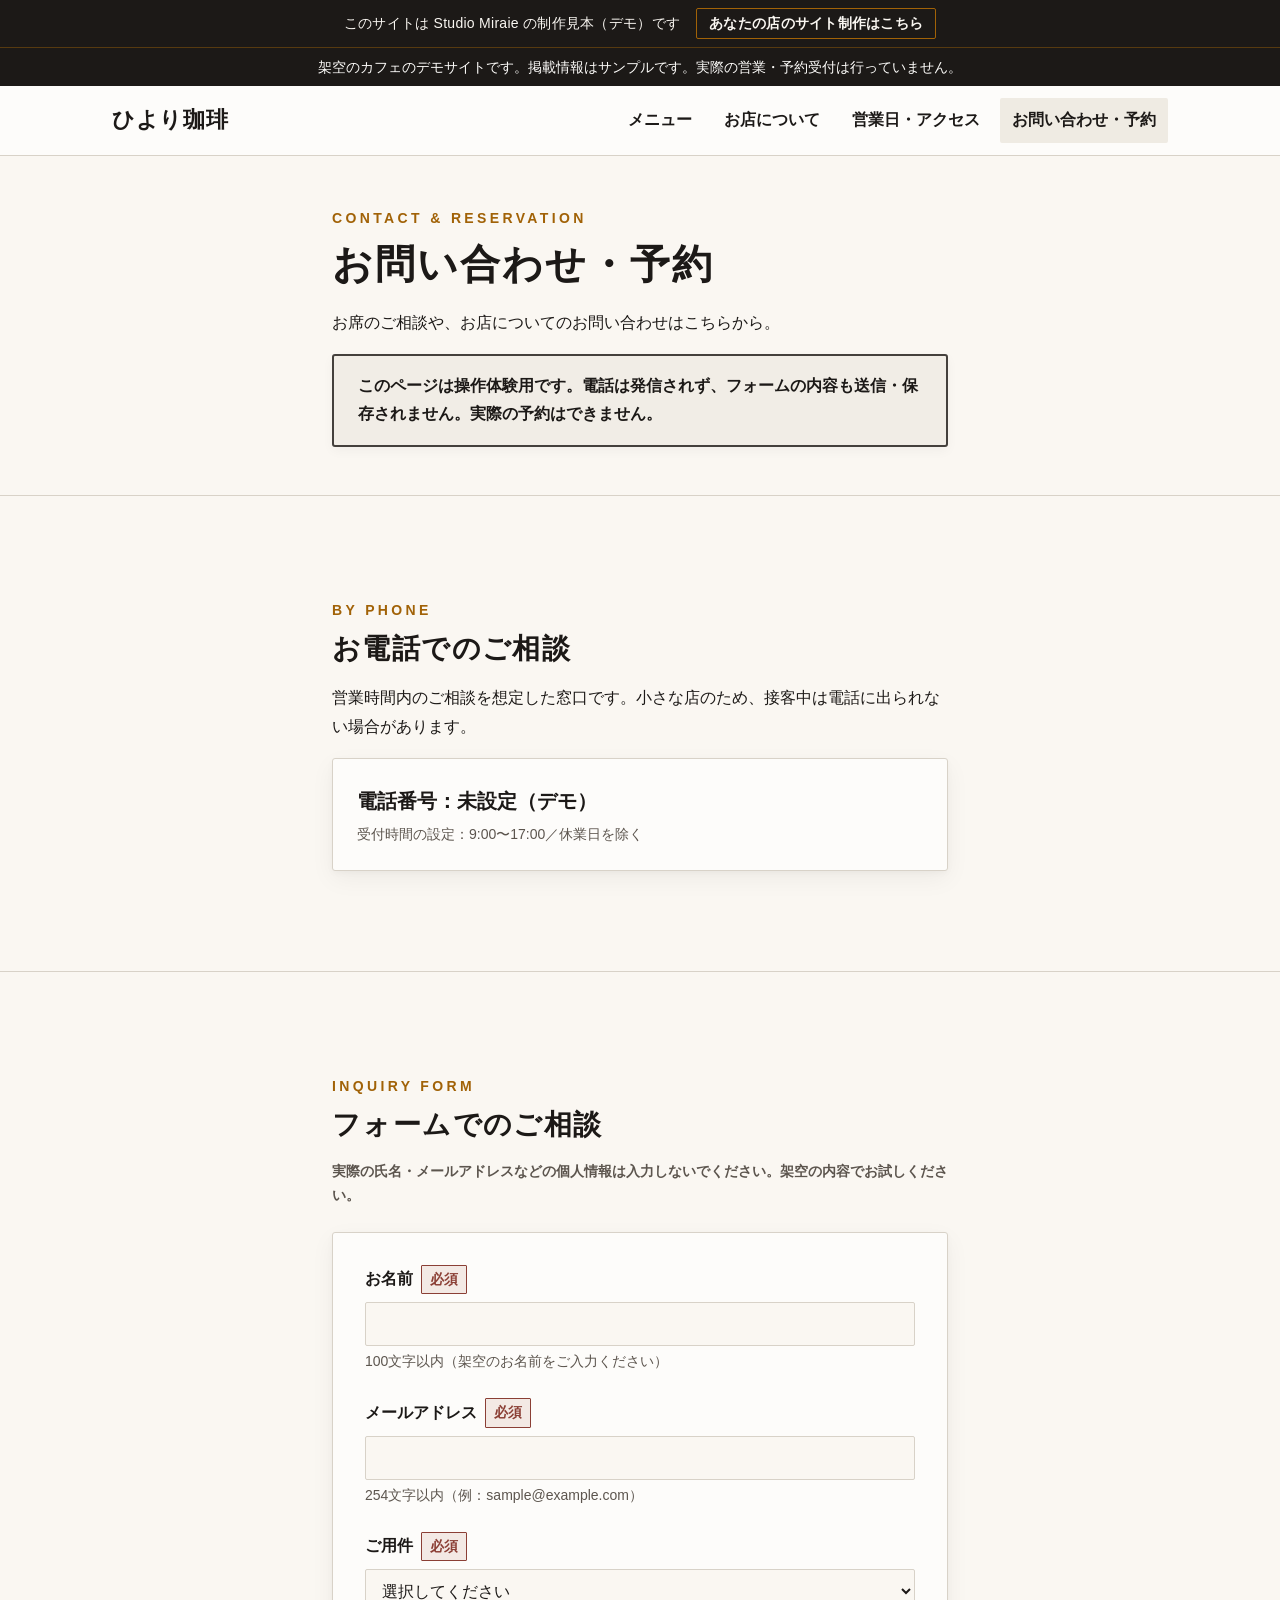
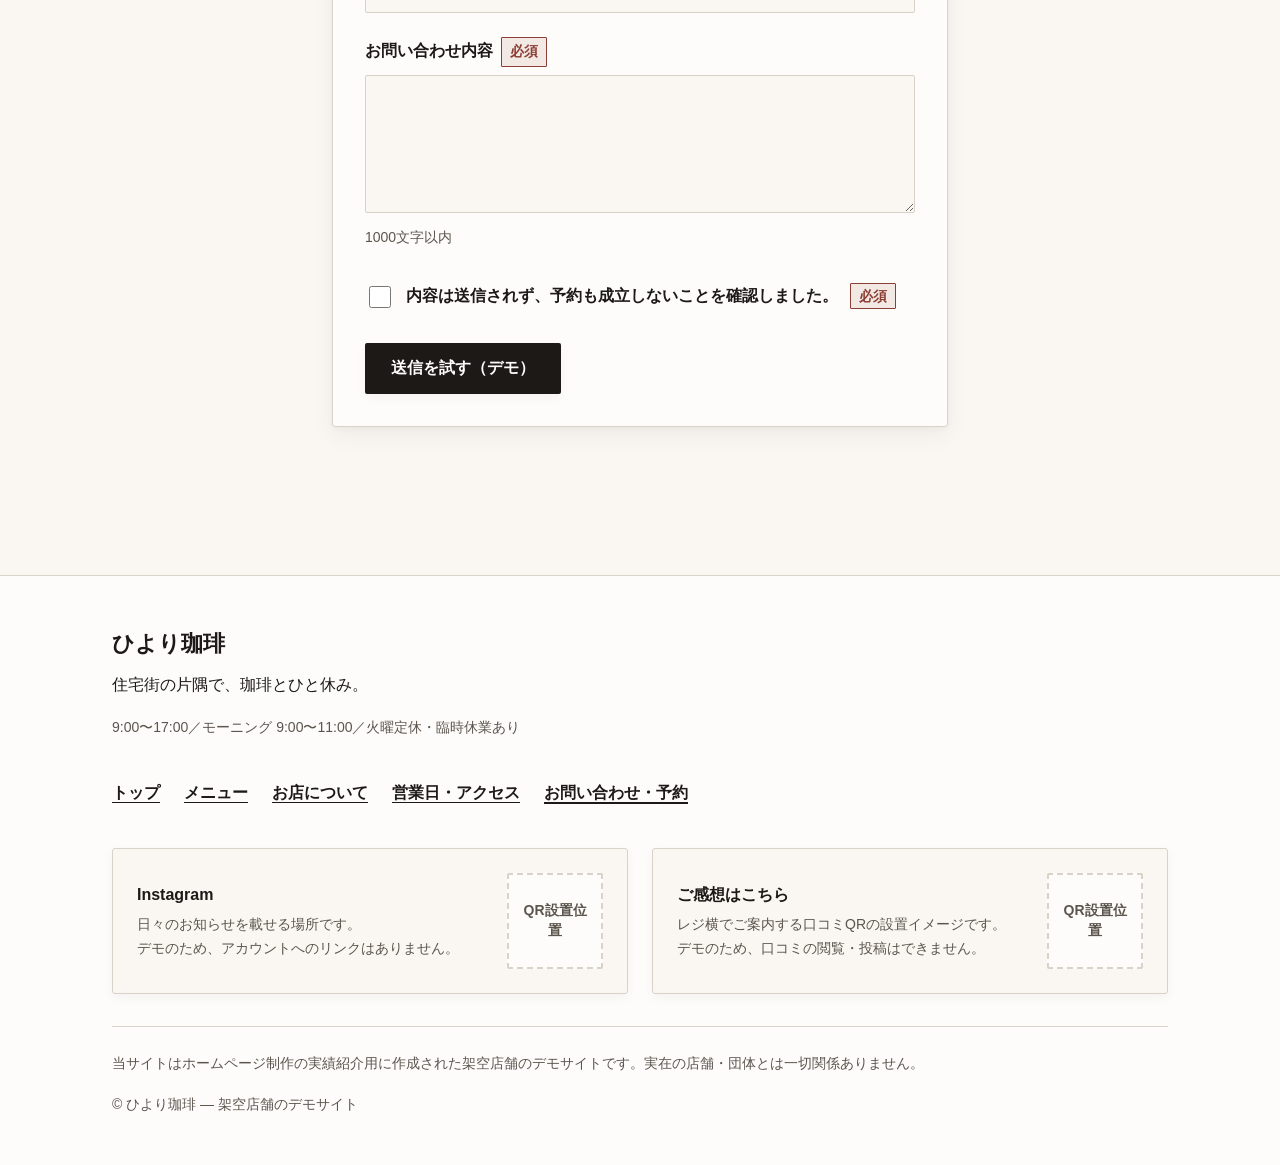
<file: contact.html>
<!DOCTYPE html>
<html lang="ja">
<head>
  <meta charset="UTF-8">
  <meta name="viewport" content="width=device-width, initial-scale=1.0">
  <meta name="robots" content="noindex, nofollow">
  <title>お問い合わせ・予約｜ひより珈琲（架空カフェのデモ）</title>
  <meta name="description" content="ひより珈琲（架空カフェのデモ）のお問い合わせ・お席のご相談ページ。操作体験用の送信モックフォームです。">
  <link rel="stylesheet" href="css/style.css">
  <script src="js/main.js" defer></script>
  <script src="js/contact.js" defer></script>
  <link rel="icon" type="image/png" href="favicon.png">
  <link rel="apple-touch-icon" href="favicon.png">
  <meta property="og:type" content="website">
  <meta property="og:site_name" content="ひより珈琲">
  <meta property="og:title" content="お問い合わせ・予約｜ひより珈琲（架空カフェのデモ）">
  <meta property="og:description" content="ひより珈琲（架空カフェのデモ）のお問い合わせ・お席のご相談ページ。操作体験用の送信モックフォームです。">
  <meta property="og:url" content="https://cafe.studiomiraie.com/contact.html">
  <meta property="og:image" content="https://cafe.studiomiraie.com/og.jpg">
  <meta name="twitter:card" content="summary_large_image">
  <meta name="twitter:title" content="お問い合わせ・予約｜ひより珈琲（架空カフェのデモ）">
  <meta name="twitter:description" content="ひより珈琲（架空カフェのデモ）のお問い合わせ・お席のご相談ページ。操作体験用の送信モックフォームです。">
  <meta name="twitter:image" content="https://cafe.studiomiraie.com/og.jpg">
</head>
<body>
  <a href="#main-content" class="skip-link">本文へ移動</a>

  <aside class="studio-bar" aria-label="制作元の案内">
    <div class="container studio-bar-inner">
      <p class="studio-bar-text">このサイトは Studio Miraie の制作見本（デモ）です</p>
      <a href="https://studio-miraie-portfolio.vercel.app" class="studio-bar-cta">あなたの店のサイト制作はこちら</a>
    </div>
  </aside>

  <div class="demo-banner" role="region" aria-label="デモサイトの告知">
    <p>架空のカフェのデモサイトです。掲載情報はサンプルです。実際の営業・予約受付は行っていません。</p>
  </div>

  <header class="site-header">
    <div class="container header-inner">
      <a href="index.html" class="site-logo">ひより珈琲</a>
      <button type="button" id="nav-toggle" class="nav-toggle" aria-expanded="false" aria-controls="global-nav">
        <span class="nav-toggle-icon" aria-hidden="true"><span></span></span>
        <span>メニューを開く</span>
      </button>
      <nav id="global-nav" class="global-nav" aria-label="主要ナビゲーション">
        <ul class="global-nav-list">
          <li><a href="menu.html" class="global-nav-link">メニュー</a></li>
          <li><a href="about.html" class="global-nav-link">お店について</a></li>
          <li><a href="access.html" class="global-nav-link">営業日・アクセス</a></li>
          <li><a href="contact.html" class="global-nav-link" aria-current="page">お問い合わせ・予約</a></li>
        </ul>
      </nav>
    </div>
  </header>

  <main id="main-content">
    <!-- ① 導入 -->
    <section class="page-header">
      <div class="container prose">
        <p class="section-label">CONTACT &amp; RESERVATION</p>
        <h1>お問い合わせ・予約</h1>
        <p>お席のご相談や、お店についてのお問い合わせはこちらから。</p>
        <div class="notice-banner-box" role="note">
          <p>このページは操作体験用です。電話は発信されず、フォームの内容も送信・保存されません。実際の予約はできません。</p>
        </div>
      </div>
    </section>

    <!-- ② 電話 -->
    <section id="phone" class="section">
      <div class="container prose">
        <p class="section-label">BY PHONE</p>
        <h2>お電話でのご相談</h2>
        <p>営業時間内のご相談を想定した窓口です。小さな店のため、接客中は電話に出られない場合があります。</p>
        <div class="phone-display-box">
          <p class="phone-number-text">電話番号：未設定（デモ）</p>
          <p class="note-text">受付時間の設定：9:00〜17:00／休業日を除く</p>
        </div>
      </div>
    </section>

    <!-- ③ フォーム -->
    <section class="section">
      <div class="container prose">
        <p class="section-label">INQUIRY FORM</p>
        <h2>フォームでのご相談</h2>
        <p class="note-text">
          <strong>実際の氏名・メールアドレスなどの個人情報は入力しないでください。架空の内容でお試しください。</strong>
        </p>

        <noscript>
          <div class="noscript-box">送信デモにはJavaScriptが必要です。</div>
        </noscript>

        <form id="contact-form" class="contact-form" action="#" method="post">
          <!-- お名前 -->
          <div class="form-field">
            <label for="contact-name" class="form-label">
              <span>お名前</span>
              <span class="tag-required">必須</span>
            </label>
            <input
              type="text"
              id="contact-name"
              name="name"
              class="form-input"
              maxlength="100"
              required
              autocomplete="off"
              data-hint-id="contact-name-hint"
              aria-describedby="contact-name-hint"
            >
            <p id="contact-name-hint" class="note-text" style="margin-top: 4px;">100文字以内（架空のお名前をご入力ください）</p>
            <p id="contact-name-error" class="field-error" role="alert" hidden></p>
          </div>

          <!-- メールアドレス -->
          <div class="form-field">
            <label for="contact-email" class="form-label">
              <span>メールアドレス</span>
              <span class="tag-required">必須</span>
            </label>
            <input
              type="email"
              id="contact-email"
              name="email"
              class="form-input"
              maxlength="254"
              required
              autocomplete="off"
              data-hint-id="contact-email-hint"
              aria-describedby="contact-email-hint"
            >
            <p id="contact-email-hint" class="note-text" style="margin-top: 4px;">254文字以内（例：sample@example.com）</p>
            <p id="contact-email-error" class="field-error" role="alert" hidden></p>
          </div>

          <!-- ご用件 -->
          <div class="form-field">
            <label for="contact-topic" class="form-label">
              <span>ご用件</span>
              <span class="tag-required">必須</span>
            </label>
            <select
              id="contact-topic"
              name="topic"
              class="form-select"
              required
            >
              <option value="">選択してください</option>
              <option value="inquiry">お問い合わせ</option>
              <option value="seat">お席の相談</option>
            </select>
            <p id="contact-topic-error" class="field-error" role="alert" hidden></p>
          </div>

          <!-- お席の相談のときのみ表示される任意項目 -->
          <div id="conditional-seat-fields" class="conditional-group" hidden>
            <p class="note-text" style="margin-bottom: 16px;">
              ご希望日・人数は操作体験用です。空席確認は行いません。
            </p>

            <div class="form-field">
              <label for="contact-date" class="form-label">
                <span>ご希望日</span>
                <span class="tag-optional">任意</span>
              </label>
              <input
                type="date"
                id="contact-date"
                name="preferred_date"
                class="form-input"
              >
            </div>

            <div class="form-field" style="margin-bottom: 0;">
              <label for="contact-guests" class="form-label">
                <span>人数</span>
                <span class="tag-optional">任意</span>
              </label>
              <select id="contact-guests" name="guests" class="form-select">
                <option value="">未選択</option>
                <option value="1">1名</option>
                <option value="2">2名</option>
                <option value="3">3名</option>
                <option value="4">4名</option>
                <option value="5+">5名以上</option>
              </select>
            </div>
          </div>

          <!-- お問い合わせ内容 -->
          <div class="form-field">
            <label for="contact-message" class="form-label">
              <span>お問い合わせ内容</span>
              <span class="tag-required">必須</span>
            </label>
            <textarea
              id="contact-message"
              name="message"
              class="form-textarea"
              maxlength="1000"
              rows="5"
              required
              data-hint-id="contact-message-hint"
              aria-describedby="contact-message-hint"
            ></textarea>
            <p id="contact-message-hint" class="note-text" style="margin-top: 4px;">1000文字以内</p>
            <p id="contact-message-error" class="field-error" role="alert" hidden></p>
          </div>

          <!-- デモの確認 -->
          <div class="form-field">
            <div class="checkbox-wrap">
              <input
                type="checkbox"
                id="contact-confirm"
                name="demo_confirm"
                required
              >
              <label for="contact-confirm" style="font-weight: 700; cursor: pointer;">
                内容は送信されず、予約も成立しないことを確認しました。
                <span class="tag-required" style="margin-left: 8px;">必須</span>
              </label>
            </div>
            <p id="contact-confirm-error" class="field-error" role="alert" hidden></p>
          </div>

          <button type="submit" id="contact-submit" class="btn btn-primary" disabled>
            送信を試す（デモ）
          </button>

          <!-- 失敗時のエラー要約 -->
          <div id="form-error-summary" class="form-feedback is-error" role="alert" hidden></div>

          <!-- 成功時の完了メッセージ -->
          <div id="form-result" class="form-feedback is-success" role="status" aria-live="polite" hidden></div>
        </form>
      </div>
    </section>
  </main>

  <footer class="site-footer">
    <div class="container footer-stack">
      <!-- 1. 店名、短い紹介、営業時間 -->
      <div class="prose">
        <p class="footer-shop-title">ひより珈琲</p>
        <p>住宅街の片隅で、珈琲とひと休み。</p>
        <p class="note-text">9:00〜17:00／モーニング 9:00〜11:00／火曜定休・臨時休業あり</p>
      </div>

      <!-- 2. 全5ページへのリンク -->
      <nav aria-label="フッターナビゲーション">
        <ul class="footer-nav-list">
          <li><a href="index.html" class="footer-nav-link">トップ</a></li>
          <li><a href="menu.html" class="footer-nav-link">メニュー</a></li>
          <li><a href="about.html" class="footer-nav-link">お店について</a></li>
          <li><a href="access.html" class="footer-nav-link">営業日・アクセス</a></li>
          <li><a href="contact.html" class="footer-nav-link" aria-current="page">お問い合わせ・予約</a></li>
        </ul>
      </nav>

      <!-- 3. Instagram導線とQRの置き場 / 4. 口コミQRの置き場 -->
      <div class="footer-qr-grid">
        <div class="qr-card">
          <div class="qr-card-text">
            <p class="qr-card-title">Instagram</p>
            <p class="note-text">日々のお知らせを載せる場所です。<br>デモのため、アカウントへのリンクはありません。</p>
          </div>
          <div class="qr-placeholder-box" aria-label="InstagramのQR設置位置（デモ用プレースホルダ）">
            QR設置位置
          </div>
        </div>

        <div class="qr-card">
          <div class="qr-card-text">
            <p class="qr-card-title">ご感想はこちら</p>
            <p class="note-text">レジ横でご案内する口コミQRの設置イメージです。<br>デモのため、口コミの閲覧・投稿はできません。</p>
          </div>
          <div class="qr-placeholder-box" aria-label="口コミのQR設置位置（デモ用プレースホルダ）">
            QR設置位置
          </div>
        </div>
      </div>

      <!-- 5. デモの注記と著作権表記 -->
      <div class="footer-bottom">
        <p>当サイトはホームページ制作の実績紹介用に作成された架空店舗のデモサイトです。実在の店舗・団体とは一切関係ありません。</p>
        <p>© ひより珈琲 — 架空店舗のデモサイト</p>
      </div>
    </div>
  </footer>

  <!-- スマホ固定下部バー -->
  <nav class="mobile-bottom-bar" aria-label="スマホ用クイックメニュー">
    <a href="contact.html#phone" class="mobile-bottom-link" aria-current="page">
      <span class="mobile-bottom-icon" aria-hidden="true">●</span>
      <span>電話する</span>
    </a>
    <a href="access.html#access" class="mobile-bottom-link">
      <span class="mobile-bottom-icon" aria-hidden="true">▲</span>
      <span>地図を見る</span>
    </a>
    <a href="menu.html" class="mobile-bottom-link">
      <span class="mobile-bottom-icon" aria-hidden="true">■</span>
      <span>メニュー</span>
    </a>
  </nav>
</body>
</html>
</file>
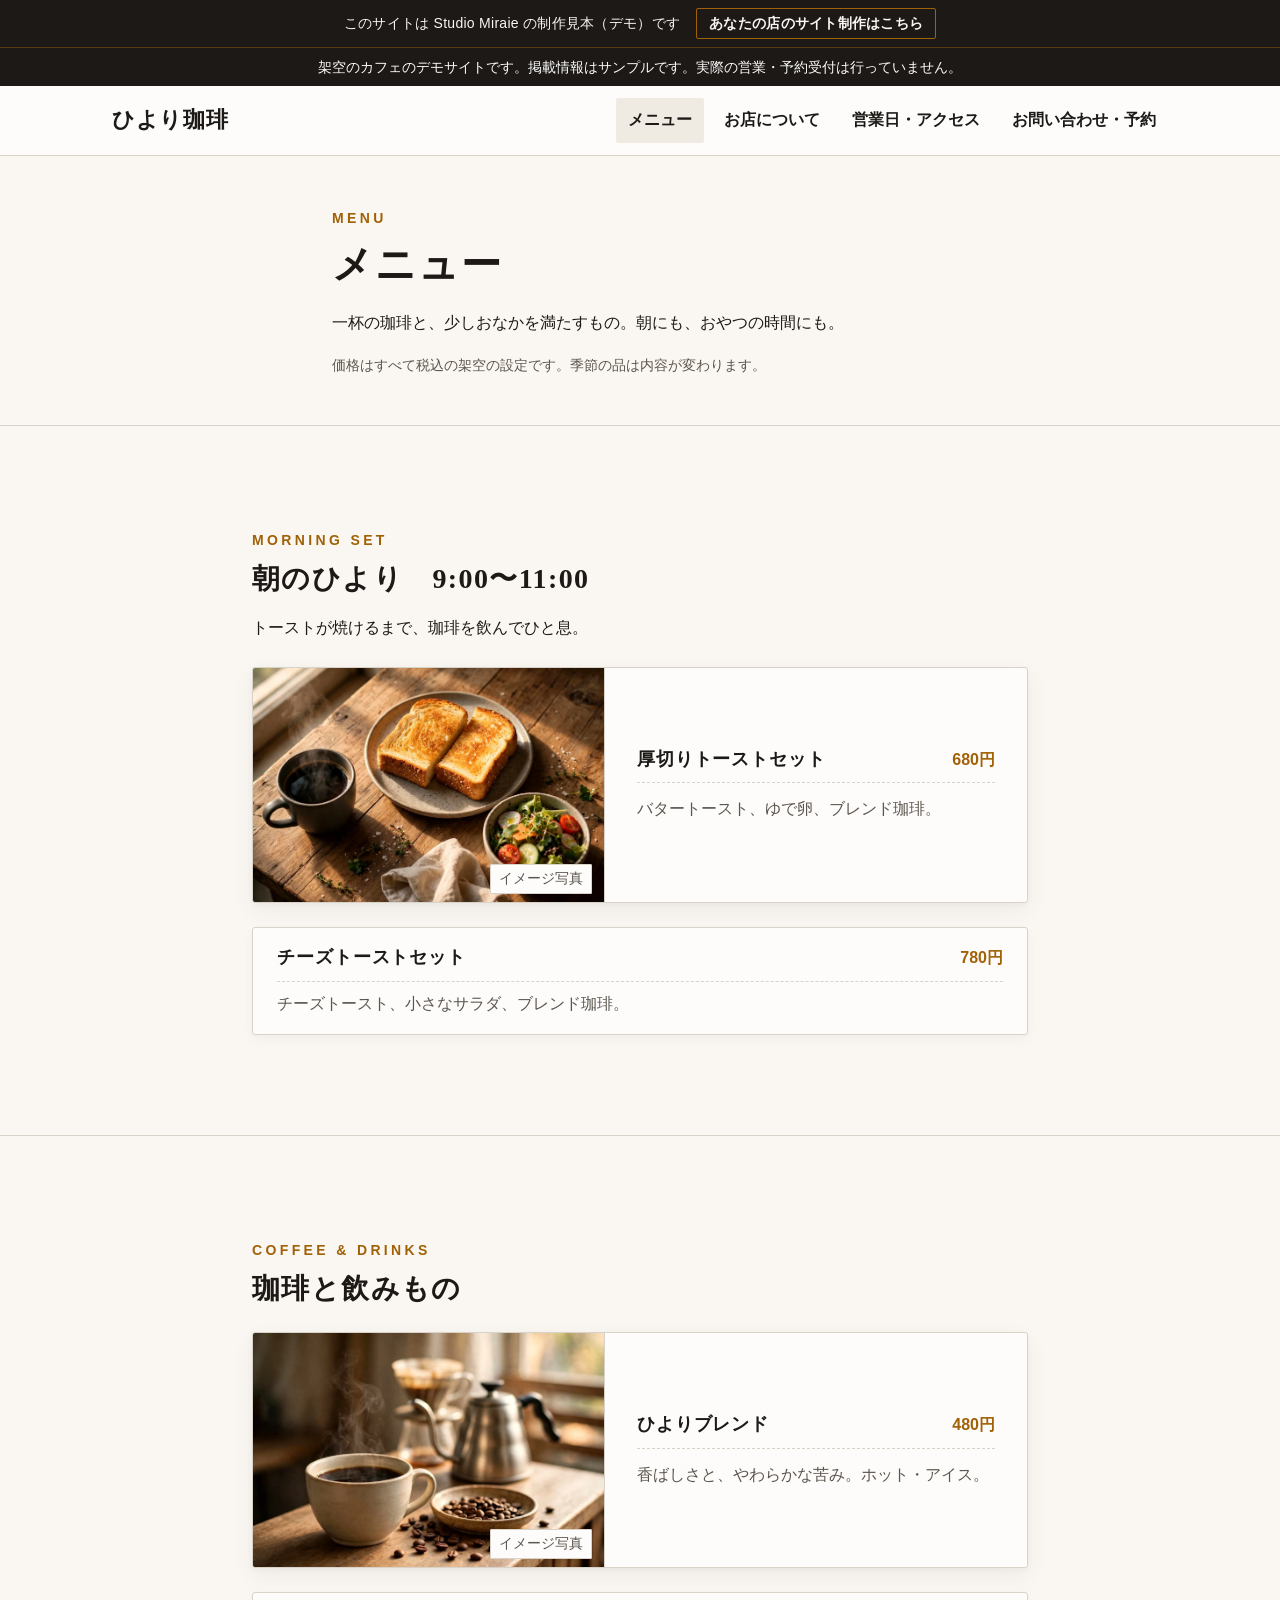
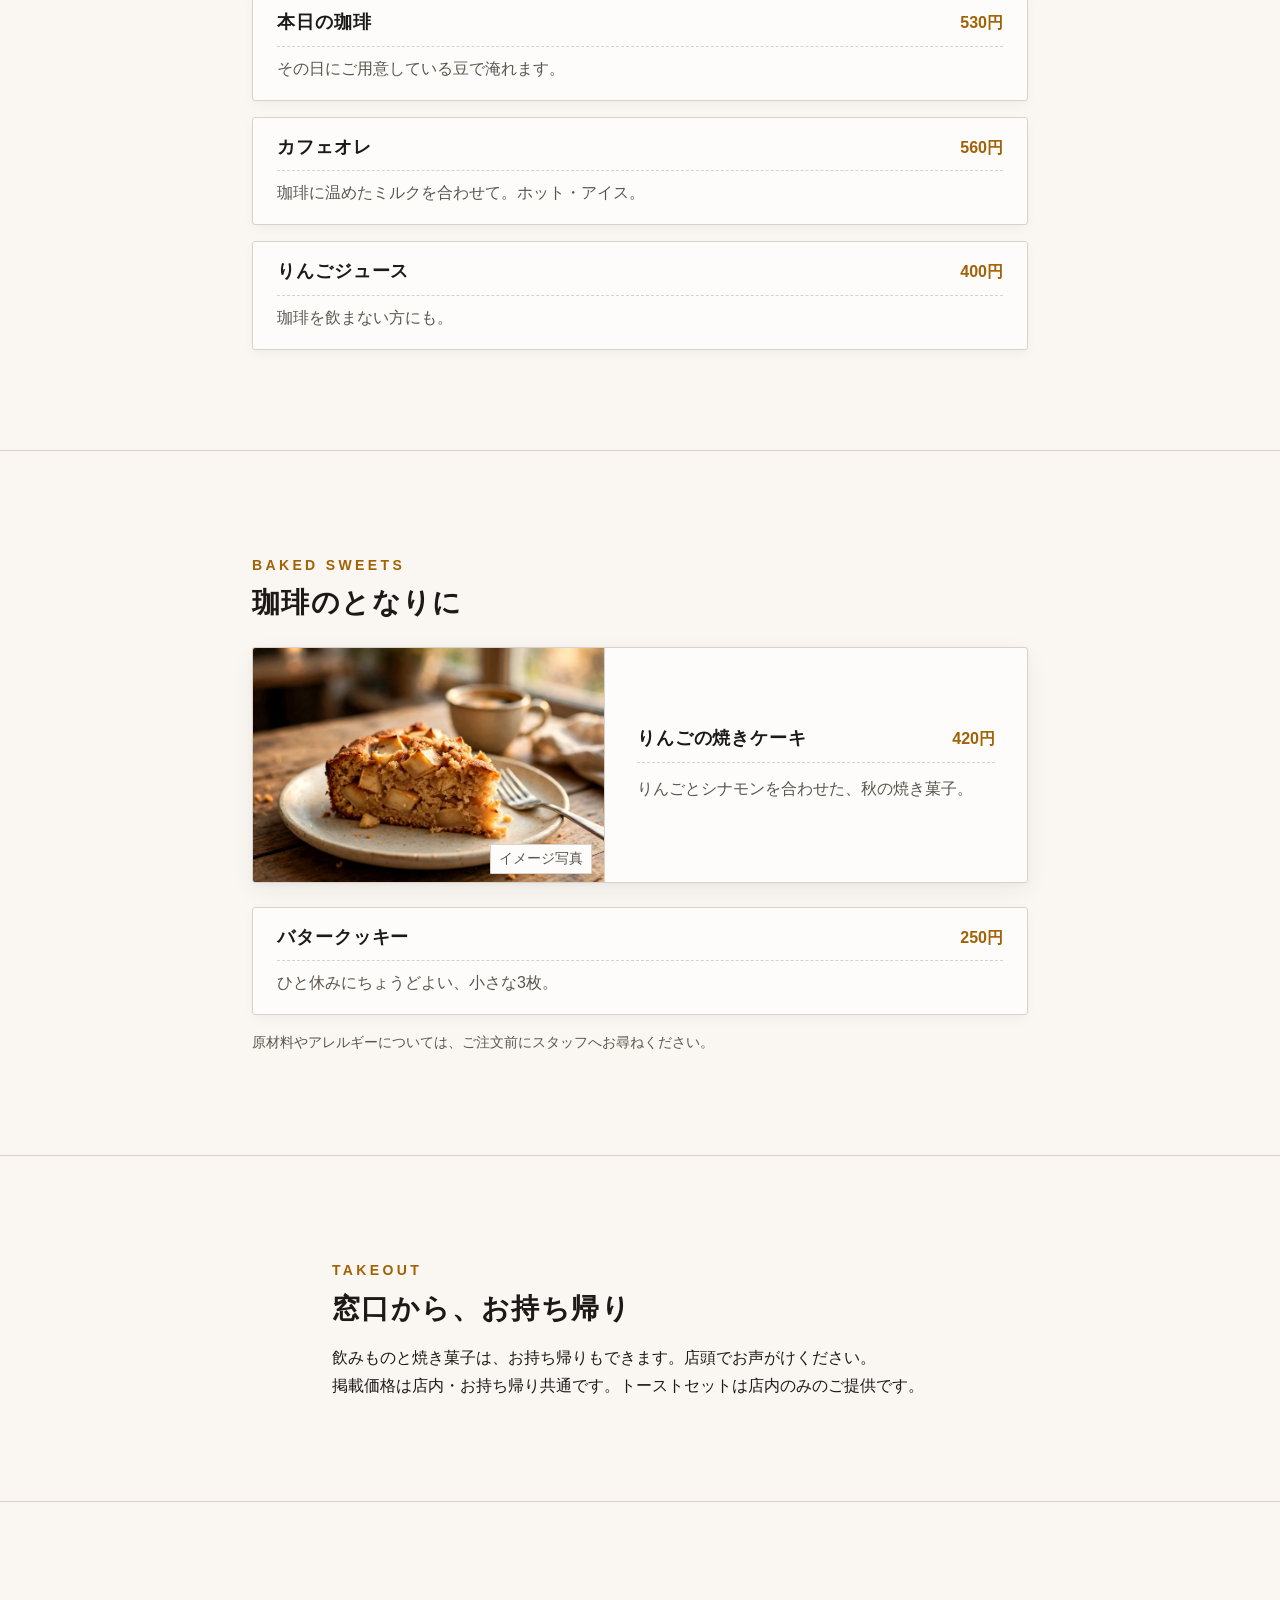
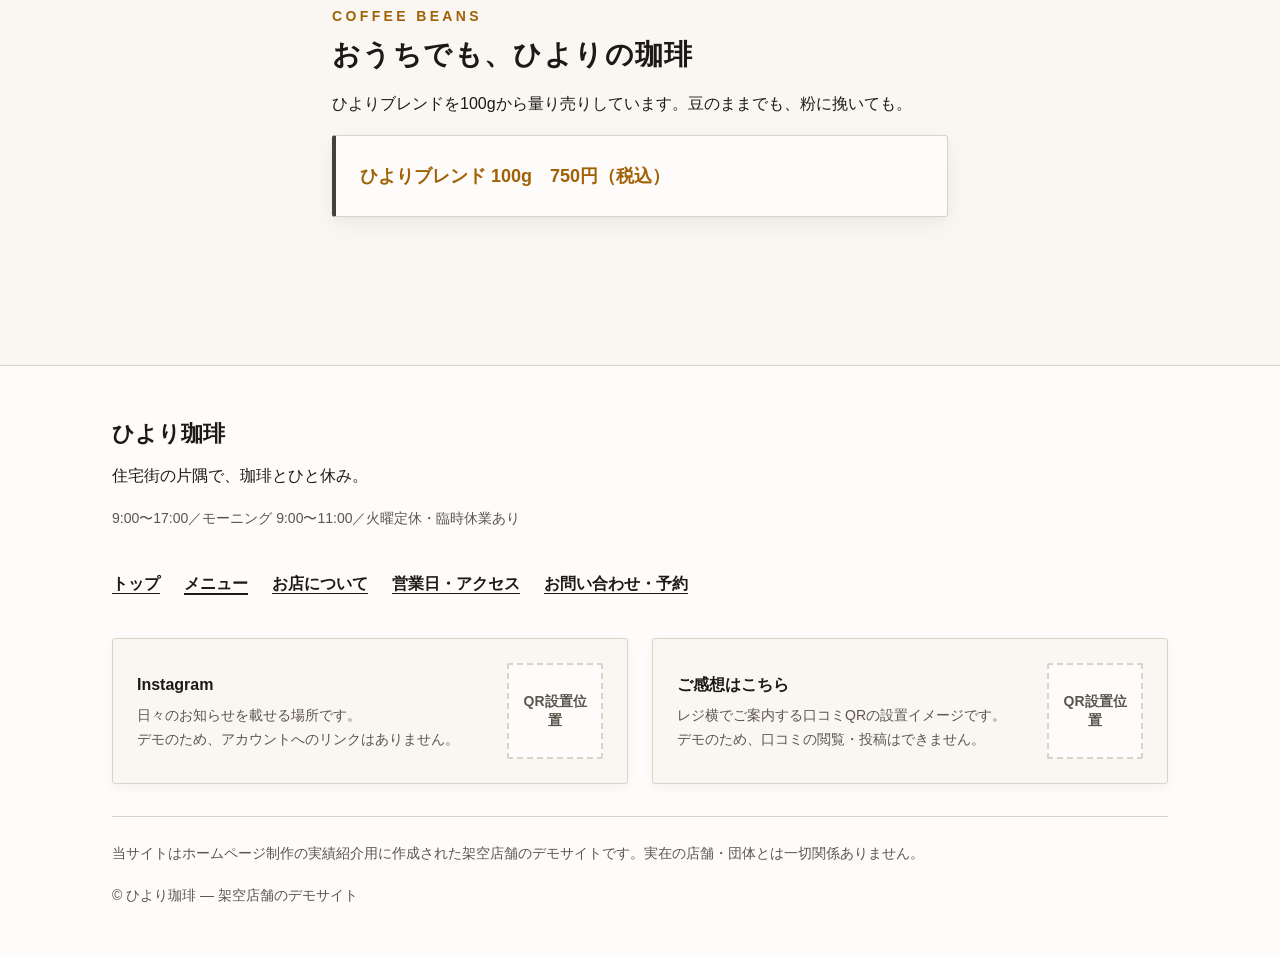
<file: menu.html>
<!DOCTYPE html>
<html lang="ja">
<head>
  <meta charset="UTF-8">
  <meta name="viewport" content="width=device-width, initial-scale=1.0">
  <meta name="robots" content="noindex, nofollow">
  <title>メニュー｜ひより珈琲（架空カフェのデモ）</title>
  <meta name="description" content="ひより珈琲（架空カフェのデモ）のメニューと価格一覧。9時〜11時のモーニングトーストセット、自家焙煎の珈琲、季節の焼き菓子、窓口テイクアウト、豆の量り売りをご案内します。">
  <link rel="stylesheet" href="css/style.css">
  <script src="js/main.js" defer></script>
  <link rel="icon" type="image/png" href="favicon.png">
  <link rel="apple-touch-icon" href="favicon.png">
  <meta property="og:type" content="website">
  <meta property="og:site_name" content="ひより珈琲">
  <meta property="og:title" content="メニュー｜ひより珈琲（架空カフェのデモ）">
  <meta property="og:description" content="ひより珈琲（架空カフェのデモ）のメニューと価格一覧。9時〜11時のモーニングトーストセット、自家焙煎の珈琲、季節の焼き菓子、窓口テイクアウト、豆の量り売りをご案内します。">
  <meta property="og:url" content="https://cafe.studiomiraie.com/menu.html">
  <meta property="og:image" content="https://cafe.studiomiraie.com/og.jpg">
  <meta name="twitter:card" content="summary_large_image">
  <meta name="twitter:title" content="メニュー｜ひより珈琲（架空カフェのデモ）">
  <meta name="twitter:description" content="ひより珈琲（架空カフェのデモ）のメニューと価格一覧。9時〜11時のモーニングトーストセット、自家焙煎の珈琲、季節の焼き菓子、窓口テイクアウト、豆の量り売りをご案内します。">
  <meta name="twitter:image" content="https://cafe.studiomiraie.com/og.jpg">
</head>
<body>
  <a href="#main-content" class="skip-link">本文へ移動</a>

  <aside class="studio-bar" aria-label="制作元の案内">
    <div class="container studio-bar-inner">
      <p class="studio-bar-text">このサイトは Studio Miraie の制作見本（デモ）です</p>
      <a href="https://studio-miraie-portfolio.vercel.app" class="studio-bar-cta">あなたの店のサイト制作はこちら</a>
    </div>
  </aside>

  <div class="demo-banner" role="region" aria-label="デモサイトの告知">
    <p>架空のカフェのデモサイトです。掲載情報はサンプルです。実際の営業・予約受付は行っていません。</p>
  </div>

  <header class="site-header">
    <div class="container header-inner">
      <a href="index.html" class="site-logo">ひより珈琲</a>
      <button type="button" id="nav-toggle" class="nav-toggle" aria-expanded="false" aria-controls="global-nav">
        <span class="nav-toggle-icon" aria-hidden="true"><span></span></span>
        <span>メニューを開く</span>
      </button>
      <nav id="global-nav" class="global-nav" aria-label="主要ナビゲーション">
        <ul class="global-nav-list">
          <li><a href="menu.html" class="global-nav-link" aria-current="page">メニュー</a></li>
          <li><a href="about.html" class="global-nav-link">お店について</a></li>
          <li><a href="access.html" class="global-nav-link">営業日・アクセス</a></li>
          <li><a href="contact.html" class="global-nav-link">お問い合わせ・予約</a></li>
        </ul>
      </nav>
    </div>
  </header>

  <main id="main-content">
    <!-- ① ページ導入 -->
    <section class="page-header">
      <div class="container prose">
        <p class="section-label">MENU</p>
        <h1>メニュー</h1>
        <p>一杯の珈琲と、少しおなかを満たすもの。朝にも、おやつの時間にも。</p>
        <p class="note-text">価格はすべて税込の架空の設定です。季節の品は内容が変わります。</p>
      </div>
    </section>

    <!-- ② モーニング -->
    <section class="section">
      <div class="container menu-section-body">
        <p class="section-label">MORNING SET</p>
        <h2>朝のひより　9:00〜11:00</h2>
        <p>トーストが焼けるまで、珈琲を飲んでひと息。</p>

        <!-- 写真つき特集カード 1: 厚切りトーストセット -->
        <article class="menu-featured-card">
          <div class="menu-featured-media">
            <img
              src="images/toast-set.webp"
              alt="厚切りバタートーストとゆで卵、ブレンド珈琲のセット（イメージ写真）"
              width="1600"
              height="1067"
            >
            <span class="photo-caption">イメージ写真</span>
          </div>
          <div class="menu-featured-body">
            <div class="menu-item-header">
              <h3 class="menu-item-name">厚切りトーストセット</h3>
              <span class="menu-item-price">680円</span>
            </div>
            <p class="menu-item-desc">バタートースト、ゆで卵、ブレンド珈琲。</p>
          </div>
        </article>

        <!-- 従来のテキスト行 -->
        <ul class="menu-list">
          <li class="menu-item">
            <div class="menu-item-header">
              <h3 class="menu-item-name">チーズトーストセット</h3>
              <span class="menu-item-price">780円</span>
            </div>
            <p class="menu-item-desc">チーズトースト、小さなサラダ、ブレンド珈琲。</p>
          </li>
        </ul>
      </div>
    </section>

    <!-- ③ 珈琲と飲みもの -->
    <section class="section">
      <div class="container menu-section-body">
        <p class="section-label">COFFEE &amp; DRINKS</p>
        <h2>珈琲と飲みもの</h2>

        <!-- 写真つき特集カード 2: ひよりブレンド -->
        <article class="menu-featured-card">
          <div class="menu-featured-media">
            <img
              src="images/blend.webp"
              alt="木のテーブルに置かれたひよりブレンドの珈琲カップ（イメージ写真）"
              width="1600"
              height="1067"
              loading="lazy"
            >
            <span class="photo-caption">イメージ写真</span>
          </div>
          <div class="menu-featured-body">
            <div class="menu-item-header">
              <h3 class="menu-item-name">ひよりブレンド</h3>
              <span class="menu-item-price">480円</span>
            </div>
            <p class="menu-item-desc">香ばしさと、やわらかな苦み。ホット・アイス。</p>
          </div>
        </article>

        <!-- 従来のテキスト行 -->
        <ul class="menu-list">
          <li class="menu-item">
            <div class="menu-item-header">
              <h3 class="menu-item-name">本日の珈琲</h3>
              <span class="menu-item-price">530円</span>
            </div>
            <p class="menu-item-desc">その日にご用意している豆で淹れます。</p>
          </li>
          <li class="menu-item">
            <div class="menu-item-header">
              <h3 class="menu-item-name">カフェオレ</h3>
              <span class="menu-item-price">560円</span>
            </div>
            <p class="menu-item-desc">珈琲に温めたミルクを合わせて。ホット・アイス。</p>
          </li>
          <li class="menu-item">
            <div class="menu-item-header">
              <h3 class="menu-item-name">りんごジュース</h3>
              <span class="menu-item-price">400円</span>
            </div>
            <p class="menu-item-desc">珈琲を飲まない方にも。</p>
          </li>
        </ul>
      </div>
    </section>

    <!-- ④ 季節の焼き菓子 -->
    <section class="section">
      <div class="container menu-section-body">
        <p class="section-label">BAKED SWEETS</p>
        <h2>珈琲のとなりに</h2>

        <!-- 写真つき特集カード 3: りんごの焼きケーキ -->
        <article class="menu-featured-card">
          <div class="menu-featured-media">
            <img
              src="images/cake.webp"
              alt="お皿に盛り付けたりんごの焼きケーキ（イメージ写真）"
              width="1600"
              height="1067"
              loading="lazy"
            >
            <span class="photo-caption">イメージ写真</span>
          </div>
          <div class="menu-featured-body">
            <div class="menu-item-header">
              <h3 class="menu-item-name">りんごの焼きケーキ</h3>
              <span class="menu-item-price">420円</span>
            </div>
            <p class="menu-item-desc">りんごとシナモンを合わせた、秋の焼き菓子。</p>
          </div>
        </article>

        <!-- 従来のテキスト行 -->
        <ul class="menu-list">
          <li class="menu-item">
            <div class="menu-item-header">
              <h3 class="menu-item-name">バタークッキー</h3>
              <span class="menu-item-price">250円</span>
            </div>
            <p class="menu-item-desc">ひと休みにちょうどよい、小さな3枚。</p>
          </li>
        </ul>

        <p class="note-text" style="margin-top: 16px;">原材料やアレルギーについては、ご注文前にスタッフへお尋ねください。</p>
      </div>
    </section>

    <!-- ⑤ テイクアウト -->
    <section class="section">
      <div class="container prose">
        <p class="section-label">TAKEOUT</p>
        <h2>窓口から、お持ち帰り</h2>
        <p>
          飲みものと焼き菓子は、お持ち帰りもできます。店頭でお声がけください。<br>
          掲載価格は店内・お持ち帰り共通です。トーストセットは店内のみのご提供です。
        </p>
      </div>
    </section>

    <!-- ⑥ 豆の量り売り -->
    <section class="section">
      <div class="container prose">
        <p class="section-label">COFFEE BEANS</p>
        <h2>おうちでも、ひよりの珈琲</h2>
        <p>ひよりブレンドを100gから量り売りしています。豆のままでも、粉に挽いても。</p>
        <div class="beans-box">
          <p class="beans-price">ひよりブレンド 100g　750円（税込）</p>
        </div>
      </div>
    </section>
  </main>

  <footer class="site-footer">
    <div class="container footer-stack">
      <!-- 1. 店名、短い紹介、営業時間 -->
      <div class="prose">
        <p class="footer-shop-title">ひより珈琲</p>
        <p>住宅街の片隅で、珈琲とひと休み。</p>
        <p class="note-text">9:00〜17:00／モーニング 9:00〜11:00／火曜定休・臨時休業あり</p>
      </div>

      <!-- 2. 全5ページへのリンク -->
      <nav aria-label="フッターナビゲーション">
        <ul class="footer-nav-list">
          <li><a href="index.html" class="footer-nav-link">トップ</a></li>
          <li><a href="menu.html" class="footer-nav-link" aria-current="page">メニュー</a></li>
          <li><a href="about.html" class="footer-nav-link">お店について</a></li>
          <li><a href="access.html" class="footer-nav-link">営業日・アクセス</a></li>
          <li><a href="contact.html" class="footer-nav-link">お問い合わせ・予約</a></li>
        </ul>
      </nav>

      <!-- 3. Instagram導線とQRの置き場 / 4. 口コミQRの置き場 -->
      <div class="footer-qr-grid">
        <div class="qr-card">
          <div class="qr-card-text">
            <p class="qr-card-title">Instagram</p>
            <p class="note-text">日々のお知らせを載せる場所です。<br>デモのため、アカウントへのリンクはありません。</p>
          </div>
          <div class="qr-placeholder-box" aria-label="InstagramのQR設置位置（デモ用プレースホルダ）">
            QR設置位置
          </div>
        </div>

        <div class="qr-card">
          <div class="qr-card-text">
            <p class="qr-card-title">ご感想はこちら</p>
            <p class="note-text">レジ横でご案内する口コミQRの設置イメージです。<br>デモのため、口コミの閲覧・投稿はできません。</p>
          </div>
          <div class="qr-placeholder-box" aria-label="口コミのQR設置位置（デモ用プレースホルダ）">
            QR設置位置
          </div>
        </div>
      </div>

      <!-- 5. デモの注記と著作権表記 -->
      <div class="footer-bottom">
        <p>当サイトはホームページ制作の実績紹介用に作成された架空店舗のデモサイトです。実在の店舗・団体とは一切関係ありません。</p>
        <p>© ひより珈琲 — 架空店舗のデモサイト</p>
      </div>
    </div>
  </footer>

  <!-- スマホ固定下部バー -->
  <nav class="mobile-bottom-bar" aria-label="スマホ用クイックメニュー">
    <a href="contact.html#phone" class="mobile-bottom-link">
      <span class="mobile-bottom-icon" aria-hidden="true">●</span>
      <span>電話する</span>
    </a>
    <a href="access.html#access" class="mobile-bottom-link">
      <span class="mobile-bottom-icon" aria-hidden="true">▲</span>
      <span>地図を見る</span>
    </a>
    <a href="menu.html" class="mobile-bottom-link" aria-current="page">
      <span class="mobile-bottom-icon" aria-hidden="true">■</span>
      <span>メニュー</span>
    </a>
  </nav>
</body>
</html>
</file>
<file: css/style.css>
@charset "UTF-8";

/* ==========================================================================
   ひより珈琲 デモサイト スタイルシート (run 2: 写真・明朝見出し・立体カード対応)
   デザイントークン・共通レイアウト・各ページ装飾
   ========================================================================== */

:root {
  /* Color Tokens */
  --bg-base: #FAF7F2;
  --bg-surface: #FDFCFA;
  --text-main: #1C1917;
  --text-sub: #5C554E;
  --color-green: #1C1917;
  --color-green-tint: #EFEBE3;
  --color-brown: #44403C;
  --color-brown-tint: #F1EDE6;
  --color-border: #D8D2C8;
  --color-closed: #8B3F35;
  --color-closed-tint: #F3E9E4;
  --color-focus: #1C1917;
  --color-accent: #A16207;

  /* Typography */
  --font-sans: -apple-system, BlinkMacSystemFont, "Hiragino Kaku Gothic ProN", "Yu Gothic", Meiryo, sans-serif;
  --font-serif: "Hiragino Mincho ProN", "Yu Mincho", serif;

  /* Spacing Scale (4 / 8 / 12 / 16 / 24 / 32 / 48 / 64 / 80px) */
  --space-4: 4px;
  --space-8: 8px;
  --space-12: 12px;
  --space-16: 16px;
  --space-24: 24px;
  --space-32: 32px;
  --space-48: 48px;
  --space-64: 64px;
  --space-80: 80px;

  /* Radius */
  --radius-card: 3px;
  --radius-btn: 2px;
  --radius-label: 1px;

  /* Elevation (Shadows) */
  --shadow-card: 0 8px 24px rgba(28, 25, 23, 0.05), 0 2px 6px rgba(28, 25, 23, 0.03);
  --shadow-card-strong: 0 12px 28px rgba(28, 25, 23, 0.16), 0 4px 10px rgba(28, 25, 23, 0.08);
  --shadow-subtle: 0 4px 12px rgba(28, 25, 23, 0.04);

  /* Layout */
  --container-max: 1120px;
  --prose-max: 680px;
  --bottom-bar-height: 64px;
}

/* ==========================================================================
   Reset & Base
   ========================================================================== */

*,
*::before,
*::after {
  box-sizing: border-box;
}

html {
  font-size: 100%;
  scroll-behavior: smooth;
  -webkit-text-size-adjust: 100%;
}

@media (prefers-reduced-motion: reduce) {
  html {
    scroll-behavior: auto;
  }
  *,
  *::before,
  *::after {
    animation-duration: 0.01ms !important;
    animation-iteration-count: 1 !important;
    transition-duration: 0.01ms !important;
    scroll-behavior: auto !important;
  }
}

body {
  margin: 0;
  background-color: var(--bg-base);
  color: var(--text-main);
  font-family: var(--font-sans);
  font-size: 1rem; /* 16px */
  line-height: 1.8;
  overflow-x: hidden;
  padding-bottom: calc(var(--bottom-bar-height) + var(--space-24) + env(safe-area-inset-bottom, 0px));
}

@media (min-width: 768px) {
  body {
    padding-bottom: 0;
  }
}

img,
svg {
  max-width: 100%;
  display: block;
}

/* Focus styles for keyboard accessibility */
:focus-visible {
  outline: 3px solid var(--color-focus);
  outline-offset: 2px;
}

:focus:not(:focus-visible) {
  outline: none;
}

a {
  color: var(--color-green);
  text-decoration: underline;
  text-underline-offset: 4px;
  transition: background-color 0.15s ease, color 0.15s ease;
}

a:hover {
  color: var(--text-main);
}

/* Heading styles */
h1,
h2,
.site-logo {
  font-family: var(--font-serif);
  color: var(--text-main);
  line-height: 1.4;
  letter-spacing: 0.03em;
  margin-top: 0;
}

h1 {
  font-size: 2rem; /* 32px */
  font-weight: 700;
  margin-bottom: var(--space-16);
}

@media (min-width: 768px) {
  h1 {
    font-size: 2.5rem; /* 40px (<= 44px limit) */
  }
}

h2 {
  font-size: 1.5rem; /* 24px */
  font-weight: 700;
  margin-bottom: var(--space-16);
}

@media (min-width: 768px) {
  h2 {
    font-size: 1.75rem; /* 28px */
  }
}

h3 {
  font-family: var(--font-sans);
  font-size: 1.125rem; /* 18px */
  font-weight: 700;
  line-height: 1.5;
  margin-top: 0;
  margin-bottom: var(--space-8);
  color: var(--text-main);
}

p {
  margin-top: 0;
  margin-bottom: var(--space-16);
}

p:last-child {
  margin-bottom: 0;
}

/* Section small English label above headings */
.section-label {
  display: inline-block;
  font-family: var(--font-sans);
  font-size: 0.875rem; /* 14px */
  font-weight: 700;
  letter-spacing: 0.12em;
  text-transform: uppercase;
  color: var(--color-green);
  line-height: 1.4;
  margin-top: 0;
  margin-bottom: var(--space-8);
}

/* Anchor targets scroll margin so fixed bar or edges never obscure headings */
[id] {
  scroll-margin-top: var(--space-24);
  scroll-margin-bottom: calc(var(--bottom-bar-height) + var(--space-24) + env(safe-area-inset-bottom, 0px));
}

/* Screen-reader only utility */
.sr-only {
  position: absolute;
  width: 1px;
  height: 1px;
  padding: 0;
  margin: -1px;
  overflow: hidden;
  clip: rect(0, 0, 0, 0);
  white-space: nowrap;
  border: 0;
}

/* Skip Link */
.skip-link {
  position: absolute;
  top: -100px;
  left: var(--space-16);
  z-index: 1000;
  background-color: var(--bg-surface);
  color: var(--text-main);
  padding: var(--space-12) var(--space-16);
  border: 2px solid var(--color-focus);
  border-radius: var(--radius-btn);
  font-weight: 700;
  text-decoration: none;
}

.skip-link:focus {
  top: var(--space-12);
}

/* ==========================================================================
   Layout Containers & Sections
   ========================================================================== */

.container {
  width: 100%;
  max-width: var(--container-max);
  margin-left: auto;
  margin-right: auto;
  padding-left: 20px;
  padding-right: 20px;
}

@media (min-width: 768px) {
  .container {
    padding-left: var(--space-32);
    padding-right: var(--space-32);
  }
}

.prose {
  max-width: var(--prose-max);
}

.section {
  padding-top: var(--space-48);
  padding-bottom: var(--space-48);
  border-bottom: 1px solid var(--color-border);
}

.section:last-child {
  border-bottom: none;
}

@media (min-width: 768px) {
  .section {
    padding-top: var(--space-80);
    padding-bottom: var(--space-80);
  }
}

/* Deep green band section ("今週の営業日") */
.section-green-band {
  background-color: var(--color-green);
  color: var(--bg-surface);
  border-bottom: none;
}

.section-green-band h2 {
  color: var(--bg-surface);
}

.section-green-band .section-label {
  background-color: var(--color-green-tint);
  color: var(--color-green);
  padding: var(--space-4) var(--space-8);
  border-radius: var(--radius-label);
}

.section-green-band :focus-visible {
  outline-color: var(--bg-surface);
}

.page-header {
  padding-top: var(--space-32);
  padding-bottom: var(--space-32);
  border-bottom: 1px solid var(--color-border);
}

@media (min-width: 768px) {
  .page-header {
    padding-top: var(--space-48);
    padding-bottom: var(--space-48);
  }
}

.note-text {
  font-size: 0.875rem; /* 14px */
  color: var(--text-sub);
  line-height: 1.7;
}

/* ==========================================================================
   Demo Banner & Header
   ========================================================================== */

.demo-banner {
  background-color: var(--color-green);
  color: var(--bg-surface);
  font-size: 0.875rem; /* 14px */
  line-height: 1.6;
  padding: var(--space-8) 20px;
  text-align: center;
}

.demo-banner p {
  margin: 0;
  max-width: var(--container-max);
  margin-left: auto;
  margin-right: auto;
}

.site-header {
  background-color: var(--bg-surface);
  border-bottom: 1px solid var(--color-border);
}

.header-inner {
  display: flex;
  flex-wrap: wrap;
  align-items: center;
  justify-content: space-between;
  padding-top: var(--space-12);
  padding-bottom: var(--space-12);
  gap: var(--space-12);
}

.site-logo {
  font-size: 1.375rem; /* 22px */
  font-weight: 700;
  color: var(--text-main);
  text-decoration: none;
  display: inline-flex;
  align-items: center;
  min-height: 44px;
  padding: var(--space-4) var(--space-8);
  margin-left: -8px;
  border-radius: var(--radius-btn);
}

.site-logo:hover {
  color: var(--color-green);
}

.site-logo[aria-current="page"] {
  text-decoration: underline;
  text-decoration-color: var(--color-brown);
  text-underline-offset: 6px;
}

/* Mobile Nav Toggle Button */
.nav-toggle {
  display: none;
  align-items: center;
  justify-content: center;
  gap: var(--space-8);
  min-height: 44px;
  min-width: 44px;
  padding: var(--space-8) var(--space-12);
  background-color: var(--bg-base);
  color: var(--text-main);
  border: 1px solid var(--color-border);
  border-radius: var(--radius-btn);
  font-family: var(--font-sans);
  font-size: 0.875rem;
  font-weight: 700;
  cursor: pointer;
}

.nav-toggle:hover {
  background-color: var(--color-green-tint);
  border-color: var(--color-green);
}

.nav-toggle-icon {
  display: inline-block;
  width: 16px;
  height: 12px;
  position: relative;
}

.nav-toggle-icon::before,
.nav-toggle-icon::after,
.nav-toggle-icon span {
  content: "";
  position: absolute;
  left: 0;
  width: 100%;
  height: 2px;
  background-color: var(--text-main);
  transition: transform 0.15s ease, opacity 0.15s ease;
}

.nav-toggle-icon::before {
  top: 0;
}

.nav-toggle-icon span {
  top: 5px;
}

.nav-toggle-icon::after {
  bottom: 0;
}

.nav-toggle[aria-expanded="true"] .nav-toggle-icon::before {
  transform: translateY(5px) rotate(45deg);
}

.nav-toggle[aria-expanded="true"] .nav-toggle-icon span {
  opacity: 0;
}

.nav-toggle[aria-expanded="true"] .nav-toggle-icon::after {
  transform: translateY(-5px) rotate(-45deg);
}

/* Global Nav */
.global-nav {
  width: 100%;
}

.global-nav-list {
  list-style: none;
  margin: 0;
  padding: 0;
  display: flex;
  flex-direction: column;
  gap: var(--space-4);
}

.global-nav-link {
  display: flex;
  align-items: center;
  min-height: 44px;
  padding: var(--space-8) var(--space-12);
  color: var(--text-main);
  text-decoration: none;
  font-weight: 600;
  border-radius: var(--radius-btn);
}

.global-nav-link:hover {
  background-color: var(--color-green-tint);
  color: var(--color-green);
}

.global-nav-link[aria-current="page"] {
  background-color: var(--color-green-tint);
  color: var(--color-green);
  font-weight: 700;
}

/* JS-initialized collapsible behavior on <768px */
@media (max-width: 767px) {
  .site-header.js-nav-ready .nav-toggle {
    display: inline-flex;
  }

  .site-header.js-nav-ready .global-nav {
    display: none;
    padding-top: var(--space-8);
    border-top: 1px solid var(--color-border);
  }

  .site-header.js-nav-ready .global-nav.is-open {
    display: block;
  }
}

@media (min-width: 768px) {
  .nav-toggle {
    display: none !important;
  }

  .global-nav {
    width: auto;
    display: block !important;
  }

  .global-nav-list {
    flex-direction: row;
    align-items: center;
    gap: var(--space-8);
  }
}

/* ==========================================================================
   Buttons & Links
   ========================================================================== */

.btn-group {
  display: flex;
  flex-wrap: wrap;
  gap: var(--space-12);
  margin-top: var(--space-24);
}

.btn {
  display: inline-flex;
  align-items: center;
  justify-content: center;
  min-height: 44px;
  min-width: 44px;
  padding: var(--space-12) var(--space-24);
  font-family: var(--font-sans);
  font-size: 1rem;
  font-weight: 700;
  line-height: 1.4;
  text-decoration: none;
  border-radius: var(--radius-btn);
  border: 2px solid transparent;
  cursor: pointer;
  box-shadow: var(--shadow-subtle);
  transition: background-color 0.15s ease, color 0.15s ease, border-color 0.15s ease;
}

.btn-primary {
  background-color: var(--color-green);
  color: var(--bg-surface);
  border-color: var(--color-green);
}

.btn-primary:hover {
  background-color: #0C0A09;
  border-color: #0C0A09;
  color: var(--bg-surface);
}

.btn-secondary {
  background-color: var(--bg-surface);
  color: var(--color-green);
  border-color: var(--color-green);
}

.btn-secondary:hover {
  background-color: var(--color-green-tint);
  color: var(--text-main);
}

.section-green-band .btn-secondary {
  background-color: var(--bg-surface);
  color: var(--color-green);
  border-color: var(--bg-surface);
  box-shadow: var(--shadow-card-strong);
}

.section-green-band .btn-secondary:hover {
  background-color: var(--color-green-tint);
  border-color: var(--color-green-tint);
  color: var(--text-main);
}

.btn:disabled {
  opacity: 0.55;
  cursor: not-allowed;
}

.section-link-wrap {
  margin-top: var(--space-24);
}

/* ==========================================================================
   Photos, Cards & Labels
   ========================================================================== */

.photo-frame {
  position: relative;
  width: 100%;
  background-color: #EFEBE3;
  border: 1px solid var(--color-border);
  border-radius: var(--radius-card);
  box-shadow: var(--shadow-card);
  overflow: hidden;
  margin: 0;
}

.photo-frame img,
.photo-card-media img {
  width: 100%;
  height: auto;
  aspect-ratio: 3 / 2;
  object-fit: cover;
  display: block;
}

.photo-caption {
  position: absolute;
  bottom: var(--space-8);
  right: var(--space-12);
  font-size: 0.875rem; /* 14px */
  line-height: 1.4;
  color: var(--text-sub);
  background-color: var(--bg-surface);
  padding: var(--space-4) var(--space-8);
  border-radius: var(--radius-label);
  border: 1px solid var(--color-border);
}

.card {
  background-color: var(--bg-surface);
  border: 1px solid var(--color-border);
  border-radius: var(--radius-card);
  box-shadow: var(--shadow-card);
  padding: var(--space-24);
}

.photo-card {
  background-color: var(--bg-surface);
  border: 1px solid var(--color-border);
  border-radius: var(--radius-card);
  box-shadow: var(--shadow-card);
  overflow: hidden;
  display: flex;
  flex-direction: column;
}

.photo-card-media {
  position: relative;
  width: 100%;
  background-color: #EFEBE3;
  border-bottom: 1px solid var(--color-border);
}

.photo-card-body {
  padding: var(--space-24);
  flex: 1;
}

.badge {
  display: inline-flex;
  align-items: center;
  padding: var(--space-4) var(--space-8);
  font-size: 0.875rem;
  font-weight: 700;
  line-height: 1.5;
  border-radius: var(--radius-label);
  border: 1px solid transparent;
}

.badge-open {
  background-color: var(--color-green-tint);
  color: var(--color-green);
  border-color: var(--color-green);
}

.badge-closed {
  background-color: var(--color-closed-tint);
  color: var(--color-closed);
  border-color: var(--color-closed);
}

/* ==========================================================================
   Hero Section (Photo as Hero: Mobile stacked, PC 55% photo on right)
   ========================================================================== */

.hero-grid {
  display: grid;
  grid-template-columns: 1fr;
  gap: var(--space-24);
  align-items: center;
}

/* Mobile: photo on top, heading & content below */
.hero-media {
  order: -1;
}

@media (min-width: 768px) {
  .hero-grid {
    /* 45% text on left, 55% large photo on right */
    grid-template-columns: 9fr 11fr;
    gap: var(--space-32);
  }

  .hero-media {
    order: 0;
  }
}

@media (min-width: 1024px) {
  .hero-grid {
    gap: var(--space-48);
  }
}

.hero-hours-box {
  background-color: var(--bg-surface);
  border: 1px solid var(--color-border);
  border-left: 4px solid var(--color-green);
  border-radius: var(--radius-card);
  box-shadow: var(--shadow-subtle);
  padding: var(--space-16) var(--space-24);
  margin-top: var(--space-24);
}

.hero-hours-main {
  font-weight: 700;
  margin-bottom: var(--space-4);
}

.hero-hours-status {
  font-size: 0.875rem;
  color: var(--text-sub);
  margin-bottom: 0;
}

/* ==========================================================================
   Feature / Intro Cards (3 columns on >=768px)
   ========================================================================== */

.cards-grid-3 {
  display: grid;
  grid-template-columns: 1fr;
  gap: var(--space-24);
  margin-top: var(--space-24);
}

@media (min-width: 768px) {
  .cards-grid-3 {
    grid-template-columns: repeat(3, 1fr);
    gap: var(--space-24);
  }
}

@media (min-width: 1024px) {
  .cards-grid-3 {
    gap: var(--space-32);
  }
}

/* ==========================================================================
   Weekly Business Hours (Top Page & Access Page)
   ========================================================================== */

.hours-meta {
  background-color: var(--bg-surface);
  color: var(--text-main);
  border: 1px solid var(--color-border);
  border-radius: var(--radius-card);
  box-shadow: var(--shadow-card);
  padding: var(--space-16) var(--space-24);
  margin-bottom: var(--space-24);
}

.section-green-band .hours-meta {
  border-color: var(--bg-surface);
  box-shadow: var(--shadow-card-strong);
}

.hours-meta p {
  margin-bottom: var(--space-4);
}

.hours-meta p:last-child {
  margin-bottom: 0;
}

.hours-alert {
  color: var(--color-closed);
  font-weight: 700;
}

/* Top page 7-day cards: vertical on mobile, 7 columns on wide screen */
.weekly-cards-list {
  list-style: none;
  margin: 0;
  padding: 0;
  display: grid;
  grid-template-columns: 1fr;
  gap: var(--space-12);
}

.weekly-card {
  background-color: var(--bg-surface);
  color: var(--text-main);
  border: 1px solid var(--color-border);
  border-radius: var(--radius-card);
  box-shadow: var(--shadow-card);
  padding: var(--space-12) var(--space-16);
  display: flex;
  flex-wrap: wrap;
  align-items: center;
  justify-content: space-between;
  gap: var(--space-8);
}

.section-green-band .weekly-card {
  border-color: var(--bg-surface);
  box-shadow: var(--shadow-card-strong);
}

.weekly-card.is-closed {
  background-color: var(--bg-surface);
  border-left: 4px solid var(--color-closed);
}

.weekly-card-date {
  font-weight: 700;
  color: var(--text-main);
  min-width: 96px;
}

.weekly-card-body {
  display: flex;
  align-items: center;
  gap: var(--space-12);
  flex-wrap: wrap;
}

.weekly-card-hours {
  font-size: 0.875rem;
  color: var(--text-sub);
  font-variant-numeric: tabular-nums;
}

.weekly-card.is-closed .weekly-card-hours {
  color: var(--color-closed);
  font-weight: 700;
}

@media (min-width: 960px) {
  .weekly-cards-list {
    grid-template-columns: repeat(7, 1fr);
    gap: var(--space-12);
  }

  .weekly-card {
    flex-direction: column;
    align-items: flex-start;
    justify-content: flex-start;
    padding: var(--space-16) var(--space-12);
  }

  .weekly-card.is-closed {
    border-left: 1px solid var(--bg-surface);
    border-top: 4px solid var(--color-closed);
  }

  .weekly-card-date {
    min-width: 0;
  }

  .weekly-card-body {
    flex-direction: column;
    align-items: flex-start;
    gap: var(--space-8);
  }
}

/* Access page 7-column calendar table (kept 7 columns even on 320px) */
.week-calendar-table {
  width: 100%;
  border-collapse: collapse;
  table-layout: fixed;
  background-color: var(--bg-surface);
  border: 1px solid var(--color-border);
  box-shadow: var(--shadow-card);
  margin-bottom: var(--space-24);
}

.week-calendar-table th,
.week-calendar-table td {
  border: 1px solid var(--color-border);
  padding: var(--space-8) 0;
  text-align: center;
  vertical-align: top;
}

.week-calendar-table th {
  background-color: #F2ECE1;
  font-size: 0.875rem; /* 14px */
  font-weight: 700;
  color: var(--text-main);
}

.cal-date {
  display: block;
  font-size: 0.875rem; /* 14px */
  font-weight: 700;
  line-height: 1.3;
  margin-bottom: var(--space-4);
  font-variant-numeric: tabular-nums;
  letter-spacing: -0.02em;
  white-space: nowrap;
}

.cal-status {
  display: inline-block;
  font-size: 0.875rem; /* 14px */
  font-weight: 700;
  padding: var(--space-4);
  border-radius: var(--radius-label);
  line-height: 1.2;
  white-space: nowrap;
}

.cal-status-open {
  background-color: var(--color-green-tint);
  color: var(--color-green);
}

.cal-status-closed {
  background-color: var(--color-closed-tint);
  color: var(--color-closed);
}

.cal-hours {
  display: none;
  font-size: 0.875rem; /* 14px */
  color: var(--text-sub);
  margin-top: var(--space-4);
  font-variant-numeric: tabular-nums;
}

@media (min-width: 768px) {
  .week-calendar-table th,
  .week-calendar-table td {
    padding: var(--space-12) var(--space-8);
  }

  .cal-date {
    font-size: 0.9375rem;
    letter-spacing: normal;
  }

  .cal-status {
    font-size: 0.875rem; /* 14px */
    padding: var(--space-4) var(--space-8);
  }

  .cal-hours {
    display: block;
  }
}

.calendar-detail-list {
  list-style: none;
  margin: 0;
  padding: 0;
  border-top: 1px solid var(--color-border);
}

.calendar-detail-item {
  display: flex;
  flex-wrap: wrap;
  align-items: center;
  justify-content: space-between;
  gap: var(--space-8);
  padding: var(--space-12) 0;
  border-bottom: 1px solid var(--color-border);
}

.calendar-detail-date {
  font-weight: 700;
  min-width: 110px;
}

.calendar-detail-info {
  display: flex;
  align-items: center;
  gap: var(--space-12);
}

/* ==========================================================================
   Menu List & Featured Photo Cards
   ========================================================================== */

.menu-section-body {
  max-width: 840px;
}

/* Featured menu card with photo */
.menu-featured-card {
  background-color: var(--bg-surface);
  border: 1px solid var(--color-border);
  border-radius: var(--radius-card);
  box-shadow: var(--shadow-card);
  overflow: hidden;
  margin-top: var(--space-24);
  display: grid;
  grid-template-columns: 1fr;
}

.menu-featured-media {
  position: relative;
  width: 100%;
  background-color: #EFEBE3;
  border-bottom: 1px solid var(--color-border);
}

.menu-featured-media img {
  width: 100%;
  height: 100%;
  aspect-ratio: 3 / 2;
  object-fit: cover;
  display: block;
}

.menu-featured-body {
  padding: var(--space-24);
  display: flex;
  flex-direction: column;
  justify-content: center;
  gap: var(--space-12);
}

@media (min-width: 768px) {
  .menu-featured-card {
    grid-template-columns: 5fr 6fr;
  }

  .menu-featured-media {
    border-bottom: none;
    border-right: 1px solid var(--color-border);
  }

  .menu-featured-body {
    padding: var(--space-32);
  }
}

/* Conventional text menu rows */
.menu-list {
  list-style: none;
  margin: var(--space-24) 0 0;
  padding: 0;
  display: grid;
  grid-template-columns: 1fr;
  gap: var(--space-16);
}

.menu-item {
  background-color: var(--bg-surface);
  border: 1px solid var(--color-border);
  border-radius: var(--radius-card);
  box-shadow: var(--shadow-subtle);
  padding: var(--space-16) var(--space-24);
  display: flex;
  flex-direction: column;
  gap: var(--space-8);
}

.menu-item-header {
  display: flex;
  flex-wrap: wrap;
  align-items: baseline;
  justify-content: space-between;
  gap: var(--space-8);
  border-bottom: 1px dashed var(--color-border);
  padding-bottom: var(--space-8);
}

.menu-item-name {
  font-size: 1.125rem;
  font-weight: 700;
  margin: 0;
}

.menu-item-price {
  font-weight: 700;
  color: var(--color-accent);
  font-variant-numeric: tabular-nums;
  white-space: nowrap;
}

.menu-item-desc {
  margin: 0;
  color: var(--text-sub);
  font-size: 1rem; /* 16px */
}

.beans-box {
  background-color: var(--bg-surface);
  border: 1px solid var(--color-border);
  border-left: 4px solid var(--color-brown);
  border-radius: var(--radius-card);
  box-shadow: var(--shadow-card);
  padding: var(--space-24);
  margin-top: var(--space-16);
}

.beans-price {
  font-weight: 700;
  font-size: 1.125rem;
  color: var(--color-accent);
  font-variant-numeric: tabular-nums;
  margin-top: 0;
}

/* ==========================================================================
   About & Access Details
   ========================================================================== */

.two-col-section {
  display: grid;
  grid-template-columns: 1fr;
  gap: var(--space-24);
  align-items: center;
}

@media (min-width: 768px) {
  .two-col-section {
    grid-template-columns: 1fr 1fr;
    gap: var(--space-32);
  }
}

@media (min-width: 1024px) {
  .two-col-section {
    gap: var(--space-48);
  }
}

.info-dl {
  margin: var(--space-24) 0 0;
  background-color: var(--bg-surface);
  border: 1px solid var(--color-border);
  border-radius: var(--radius-card);
  box-shadow: var(--shadow-card);
  padding: var(--space-16) var(--space-24);
}

.info-dl-row {
  display: grid;
  grid-template-columns: 1fr;
  gap: var(--space-4);
  padding: var(--space-12) 0;
  border-bottom: 1px solid var(--color-border);
}

.info-dl-row:last-child {
  border-bottom: none;
}

@media (min-width: 600px) {
  .info-dl-row {
    grid-template-columns: 160px 1fr;
    gap: var(--space-16);
  }
}

.info-dl dt {
  font-weight: 700;
  color: var(--text-main);
}

.info-dl dd {
  margin: 0;
  color: var(--text-main);
}

.route-list {
  margin: var(--space-16) 0;
  padding-left: var(--space-24);
}

.route-list li {
  margin-bottom: var(--space-8);
}

/* ==========================================================================
   Contact Page & Form Mock
   ========================================================================== */

.notice-banner-box {
  background-color: var(--color-brown-tint);
  border: 2px solid var(--color-brown);
  border-radius: var(--radius-card);
  box-shadow: var(--shadow-subtle);
  padding: var(--space-16) var(--space-24);
  margin-top: var(--space-16);
  font-weight: 700;
}

.phone-display-box {
  background-color: var(--bg-surface);
  border: 1px solid var(--color-border);
  border-radius: var(--radius-card);
  box-shadow: var(--shadow-card);
  padding: var(--space-24);
  margin-top: var(--space-16);
}

.phone-number-text {
  font-size: 1.25rem;
  font-weight: 700;
  color: var(--text-main);
  margin-bottom: var(--space-4);
}

.contact-form {
  background-color: var(--bg-surface);
  border: 1px solid var(--color-border);
  border-radius: var(--radius-card);
  box-shadow: var(--shadow-card);
  padding: var(--space-24);
  margin-top: var(--space-24);
}

@media (min-width: 768px) {
  .contact-form {
    padding: var(--space-32);
  }
}

.form-field {
  margin-bottom: var(--space-24);
}

.form-label {
  display: flex;
  flex-wrap: wrap;
  align-items: center;
  gap: var(--space-8);
  font-weight: 700;
  margin-bottom: var(--space-8);
}

.tag-required {
  background-color: var(--color-closed-tint);
  color: var(--color-closed);
  border: 1px solid var(--color-closed);
  font-size: 0.875rem; /* 14px */
  line-height: 1.4;
  padding: var(--space-4) var(--space-8);
  border-radius: var(--radius-label);
}

.tag-optional {
  background-color: #EFEAE1;
  color: var(--text-sub);
  border: 1px solid var(--color-border);
  font-size: 0.875rem; /* 14px */
  line-height: 1.4;
  padding: var(--space-4) var(--space-8);
  border-radius: var(--radius-label);
}

.form-input,
.form-select,
.form-textarea {
  width: 100%;
  min-height: 44px;
  padding: var(--space-8) var(--space-12);
  font-family: var(--font-sans);
  font-size: 1rem;
  line-height: 1.5;
  color: var(--text-main);
  background-color: var(--bg-base);
  border: 1px solid var(--color-border);
  border-radius: var(--radius-btn);
}

.form-textarea {
  resize: vertical;
  min-height: 120px;
}

.form-input[aria-invalid="true"],
.form-select[aria-invalid="true"],
.form-textarea[aria-invalid="true"] {
  border-color: var(--color-closed);
  border-width: 2px;
  background-color: #FFF9F8;
}

.conditional-group {
  background-color: var(--bg-base);
  border: 1px solid var(--color-border);
  border-radius: var(--radius-card);
  padding: var(--space-16);
  margin-bottom: var(--space-24);
}

.conditional-group[hidden] {
  display: none !important;
}

.checkbox-wrap {
  display: flex;
  align-items: flex-start;
  gap: var(--space-12);
  min-height: 44px;
  padding: var(--space-8) 0;
}

.checkbox-wrap input[type="checkbox"] {
  width: 22px;
  height: 22px;
  margin-top: var(--space-4);
  flex-shrink: 0;
  accent-color: var(--color-green);
}

.field-error {
  color: var(--color-closed);
  font-size: 0.875rem;
  font-weight: 700;
  margin-top: var(--space-8);
  margin-bottom: 0;
}

.field-error[hidden] {
  display: none !important;
}

.form-feedback {
  margin-top: var(--space-24);
  padding: var(--space-16) var(--space-24);
  border-radius: var(--radius-btn);
  font-weight: 700;
}

.form-feedback[hidden] {
  display: none !important;
}

.form-feedback.is-error {
  background-color: var(--color-closed-tint);
  color: var(--color-closed);
  border: 2px solid var(--color-closed);
}

.form-feedback.is-success {
  background-color: var(--color-green-tint);
  color: var(--color-green);
  border: 2px solid var(--color-green);
}

.noscript-box {
  background-color: var(--color-closed-tint);
  color: var(--color-closed);
  border: 1px solid var(--color-closed);
  border-radius: var(--radius-btn);
  padding: var(--space-12) var(--space-16);
  margin-bottom: var(--space-16);
  font-weight: 700;
}

/* ==========================================================================
   Site Footer
   ========================================================================== */

.site-footer {
  background-color: var(--bg-surface);
  border-top: 1px solid var(--color-border);
  padding-top: var(--space-48);
  padding-bottom: var(--space-48);
  margin-top: var(--space-48);
}

.footer-stack {
  display: flex;
  flex-direction: column;
  gap: var(--space-32);
}

.footer-shop-title {
  font-family: var(--font-serif);
  font-size: 1.375rem;
  font-weight: 700;
  margin-bottom: var(--space-8);
}

.footer-nav-list {
  list-style: none;
  margin: 0;
  padding: 0;
  display: flex;
  flex-wrap: wrap;
  gap: var(--space-8) var(--space-16);
}

.footer-nav-link {
  display: inline-flex;
  align-items: center;
  min-height: 44px;
  padding: var(--space-4) var(--space-8);
  margin-left: -8px;
  font-weight: 600;
}

.footer-nav-link[aria-current="page"] {
  font-weight: 700;
  color: var(--text-main);
  text-decoration-thickness: 2px;
}

.footer-qr-grid {
  display: grid;
  grid-template-columns: 1fr;
  gap: var(--space-24);
}

@media (min-width: 768px) {
  .footer-qr-grid {
    grid-template-columns: repeat(2, 1fr);
  }
}

.qr-card {
  background-color: var(--bg-base);
  border: 1px solid var(--color-border);
  border-radius: var(--radius-card);
  box-shadow: var(--shadow-subtle);
  padding: var(--space-24);
  display: flex;
  flex-wrap: wrap;
  align-items: center;
  justify-content: space-between;
  gap: var(--space-16);
}

.qr-card-text {
  flex: 1 1 200px;
}

.qr-card-title {
  font-weight: 700;
  margin-bottom: var(--space-4);
}

.qr-placeholder-box {
  width: 96px;
  height: 96px;
  background-color: var(--bg-surface);
  border: 2px dashed var(--color-border);
  border-radius: var(--radius-btn);
  display: flex;
  align-items: center;
  justify-content: center;
  text-align: center;
  font-size: 0.875rem; /* 14px */
  line-height: 1.4;
  font-weight: 700;
  color: var(--text-sub);
  padding: var(--space-8);
  flex-shrink: 0;
}

.footer-bottom {
  border-top: 1px solid var(--color-border);
  padding-top: var(--space-24);
  font-size: 0.875rem;
  color: var(--text-sub);
}

/* ==========================================================================
   Mobile Fixed Bottom Bar (<=767px only)
   ========================================================================== */

.mobile-bottom-bar {
  position: fixed;
  bottom: 0;
  left: 0;
  right: 0;
  z-index: 900;
  height: calc(var(--bottom-bar-height) + env(safe-area-inset-bottom, 0px));
  padding-bottom: env(safe-area-inset-bottom, 0px);
  background-color: var(--bg-surface);
  border-top: 2px solid var(--color-border);
  display: grid;
  grid-template-columns: repeat(3, 1fr);
}

.mobile-bottom-link {
  display: flex;
  flex-direction: column;
  align-items: center;
  justify-content: center;
  min-height: 44px;
  min-width: 44px;
  padding: var(--space-4);
  color: var(--text-main);
  text-decoration: none;
  font-size: 0.875rem; /* 14px */
  font-weight: 700;
  border-right: 1px solid var(--color-border);
  text-align: center;
}

.mobile-bottom-link:last-child {
  border-right: none;
}

.mobile-bottom-link:hover,
.mobile-bottom-link[aria-current="page"] {
  background-color: var(--color-green-tint);
  color: var(--color-green);
}

.mobile-bottom-icon {
  font-size: 0.875rem; /* 14px */
  color: var(--color-brown);
  line-height: 1.2;
}

@media (min-width: 768px) {
  .mobile-bottom-bar {
    display: none !important;
  }
}

/* --- run 3: Showa film grain overlay --- */
body::after {
  content: "";
  position: fixed;
  inset: 0;
  z-index: 1500;
  pointer-events: none;
  background-image: url("data:image/svg+xml,%3Csvg xmlns='http://www.w3.org/2000/svg' width='240' height='240'%3E%3Cfilter id='n'%3E%3CfeTurbulence type='fractalNoise' baseFrequency='0.9' numOctaves='2'/%3E%3CfeColorMatrix type='saturate' values='0'/%3E%3CfeComponentTransfer%3E%3CfeFuncA type='linear' slope='0.05'/%3E%3C/feComponentTransfer%3E%3C/filter%3E%3Crect width='100%25' height='100%25' filter='url(%23n)'/%3E%3C/svg%3E");
}

/* --- run 4: UI/UX Pro Max (Vintage Analog / Bakery-Cafe data) refinements --- */

/* Polaroid-style frame for standalone photos (style data: polaroid frame) */
.photo-frame {
  background-color: var(--bg-surface);
  padding: 10px 10px 16px;
}
.photo-frame img {
  border-radius: 6px;
}
.photo-caption {
  z-index: 2;
}

/* Warm light leak on the hero photo (style data: --light-leak-color rgba(255,200,100,0.2)) */
.hero-media {
  position: relative;
}
.hero-media::after {
  content: "";
  position: absolute;
  inset: 10px 10px 16px;
  z-index: 1;
  pointer-events: none;
  border-radius: 6px;
  background:
    radial-gradient(ellipse 65% 50% at 88% 0%, rgba(255, 200, 100, 0.20), rgba(255, 200, 100, 0) 70%),
    radial-gradient(ellipse 45% 38% at 0% 100%, rgba(212, 165, 116, 0.12), rgba(212, 165, 116, 0) 70%);
  mix-blend-mode: soft-light;
}

/* Card hover lift (checklist: hover states, 150-300ms transitions) */
.photo-card,
.menu-featured-card,
.card {
  transition: transform 0.25s ease, box-shadow 0.25s ease;
}
@media (hover: hover) {
  .photo-card:hover,
  .menu-featured-card:hover,
  .card:hover {
    transform: translateY(-3px);
    box-shadow: var(--shadow-card-strong);
  }
}

/* Scroll fade-in (style data: fade-in transitions). JS adds .reveal;
   without JS everything stays visible. Skipped under reduced motion. */
@media (prefers-reduced-motion: no-preference) {
  .reveal {
    opacity: 0;
    transform: translateY(14px);
    transition: opacity 0.6s ease, transform 0.6s ease;
  }
  .reveal.is-in {
    opacity: 1;
    transform: none;
  }
}
@media (prefers-reduced-motion: reduce) {
  .photo-card,
  .menu-featured-card,
  .card {
    transition: none;
  }
  .photo-card:hover,
  .menu-featured-card:hover,
  .card:hover {
    transform: none;
  }
}

/* --- run 5: luxury direction (UI/UX Pro Max Luxury/Premium palette) --- */

/* Remove film grain + light leak: polished, not nostalgic-film */
body::after {
  content: none;
}
.hero-media::after {
  content: none;
}

/* Gallery mat frame instead of polaroid */
.photo-frame {
  background-color: var(--bg-surface);
  border: 1px solid var(--color-border);
  padding: 12px;
}
.photo-frame img {
  border: 1px solid rgba(161, 98, 7, 0.4);
  border-radius: 0;
}

/* Refined type: wider-tracked gold labels, letterspaced serif headings */
.section-label {
  letter-spacing: 0.24em;
  color: var(--color-accent);
  font-weight: 600;
}
.section-green-band .section-label {
  color: #C9A35C;
}
h1, h2, h3 {
  letter-spacing: 0.05em;
}

/* More air: larger section rhythm */
.section {
  padding-top: var(--space-64);
  padding-bottom: var(--space-64);
}
@media (min-width: 768px) {
  .section {
    padding-top: calc(var(--space-80) * 1.25);
    padding-bottom: calc(var(--space-80) * 1.25);
  }
}

/* Slower, softer reveal for a premium feel */
@media (prefers-reduced-motion: no-preference) {
  .reveal {
    transition: opacity 0.9s ease, transform 0.9s ease;
  }
}

/* --- run 6: Studio Miraie demo attribution & recruitment top bar --- */
.studio-bar {
  position: sticky;
  top: 0;
  z-index: 900;
  background-color: var(--color-green); /* #1C1917 Espresso Black */
  color: var(--bg-base); /* #FAF7F2 Ivory */
  border-bottom: 1px solid rgba(161, 98, 7, 0.45);
  font-size: 0.875rem; /* 14px */
  line-height: 1.5;
  padding-top: var(--space-8);
  padding-bottom: var(--space-8);
}

.studio-bar-inner {
  display: flex;
  flex-direction: column;
  align-items: center;
  justify-content: center;
  gap: var(--space-8);
  text-align: center;
}

.studio-bar-text {
  margin: 0;
  color: var(--bg-base);
  letter-spacing: 0.02em;
}

.studio-bar-cta {
  display: inline-flex;
  align-items: center;
  justify-content: center;
  padding: var(--space-4) var(--space-12);
  color: var(--bg-base);
  background-color: transparent;
  border: 1px solid var(--color-accent); /* #A16207 Gold */
  border-radius: var(--radius-btn);
  font-size: 0.875rem; /* 14px */
  font-weight: 600;
  letter-spacing: 0.02em;
  text-decoration: none;
  transition: background-color 0.15s ease, color 0.15s ease, border-color 0.15s ease;
}

.studio-bar-cta:hover {
  background-color: rgba(161, 98, 7, 0.25);
  color: var(--bg-surface);
  border-color: #C9A35C;
}

.studio-bar-cta:focus-visible {
  outline: 2px solid var(--bg-surface);
  outline-offset: 2px;
}

@media (min-width: 768px) {
  .studio-bar-inner {
    flex-direction: row;
    justify-content: center;
    gap: var(--space-16);
  }
}

/* Offset anchor scroll targets for the sticky studio-bar */
[id] {
  scroll-margin-top: calc(var(--space-64) + var(--space-24));
}
</file>
